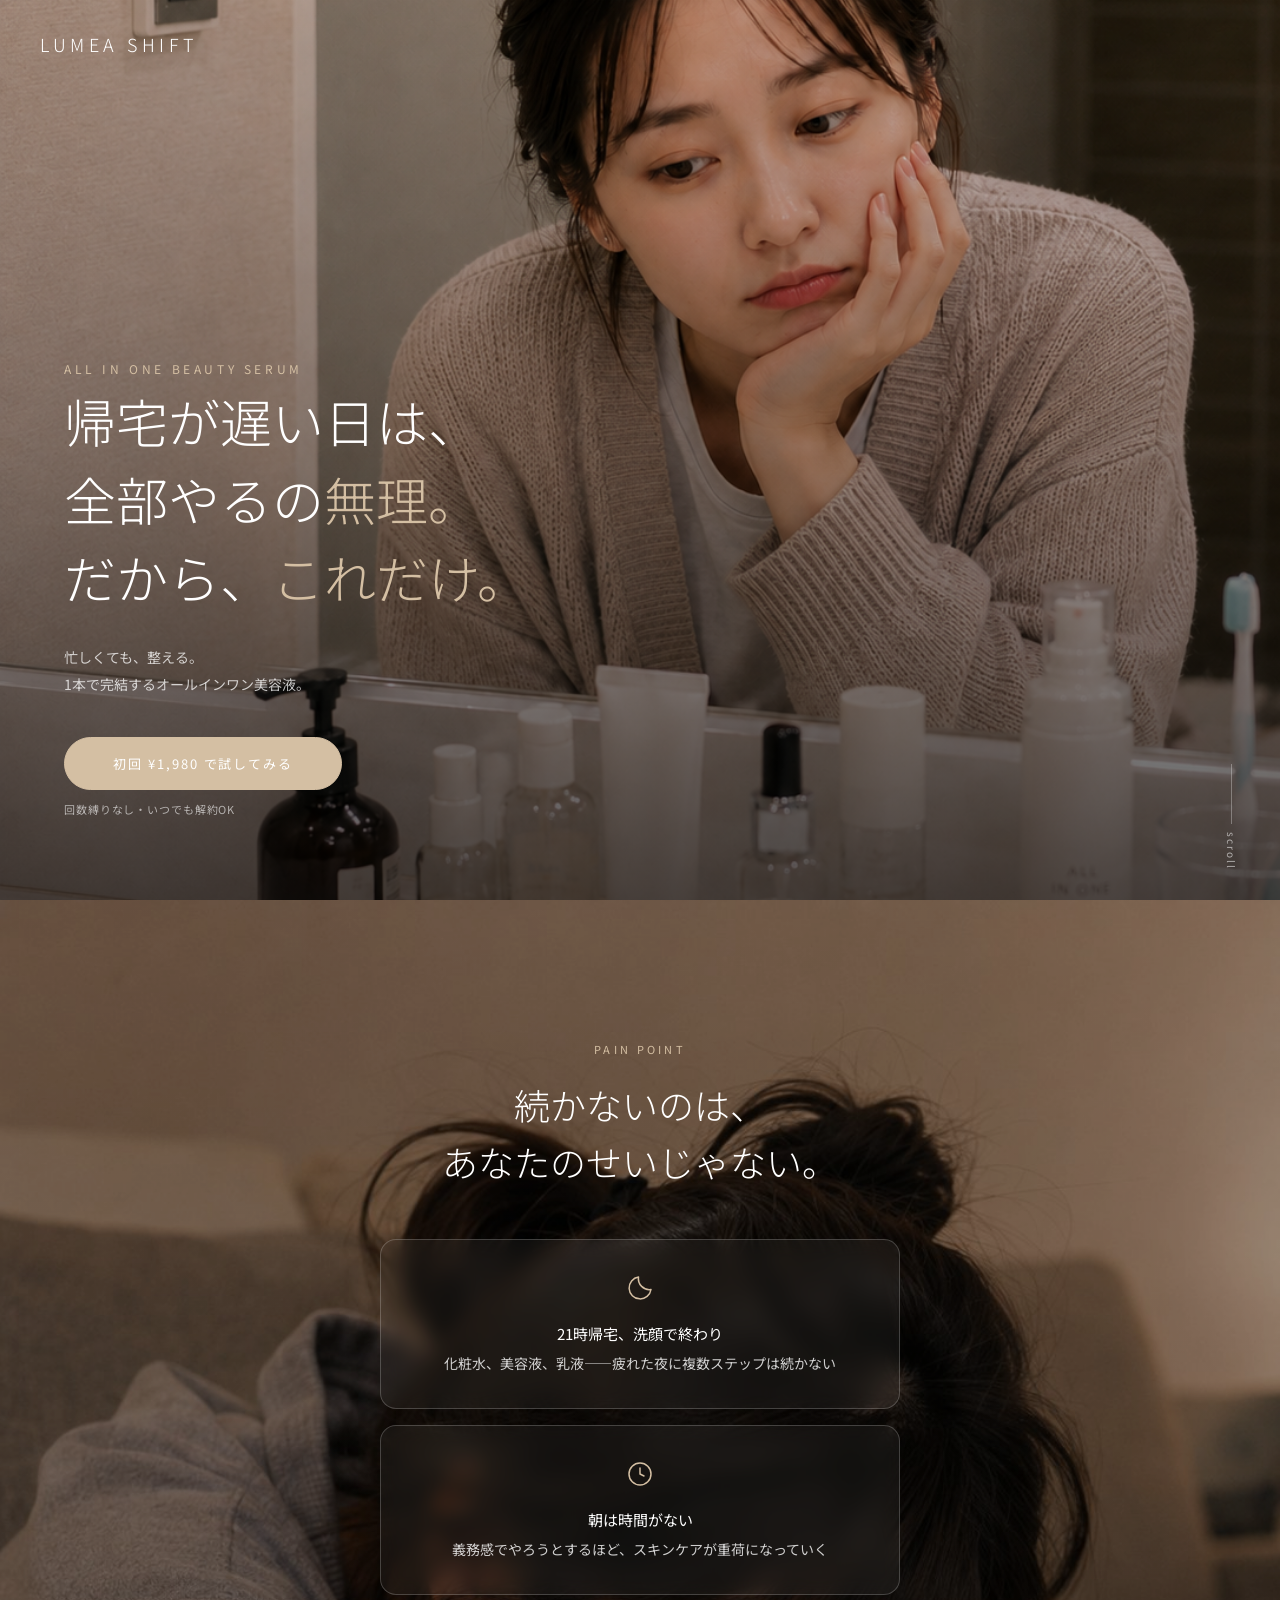
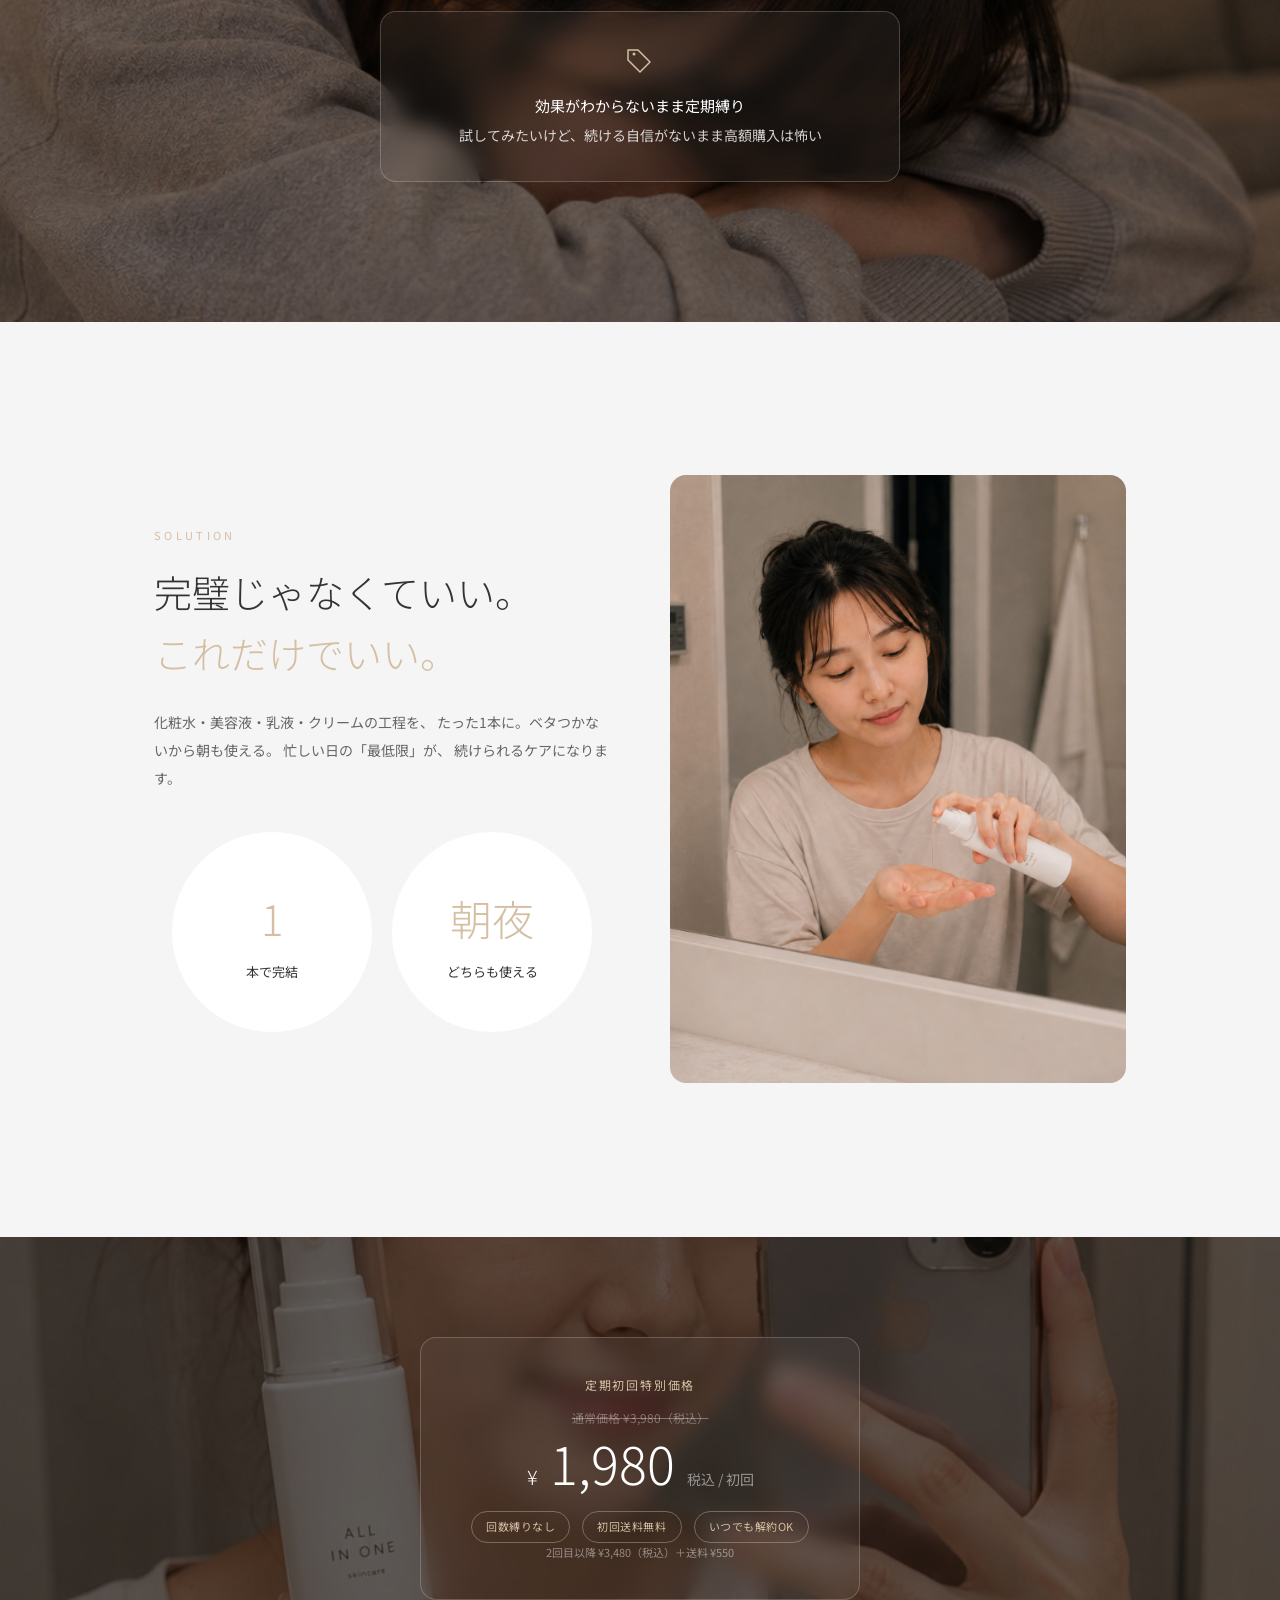
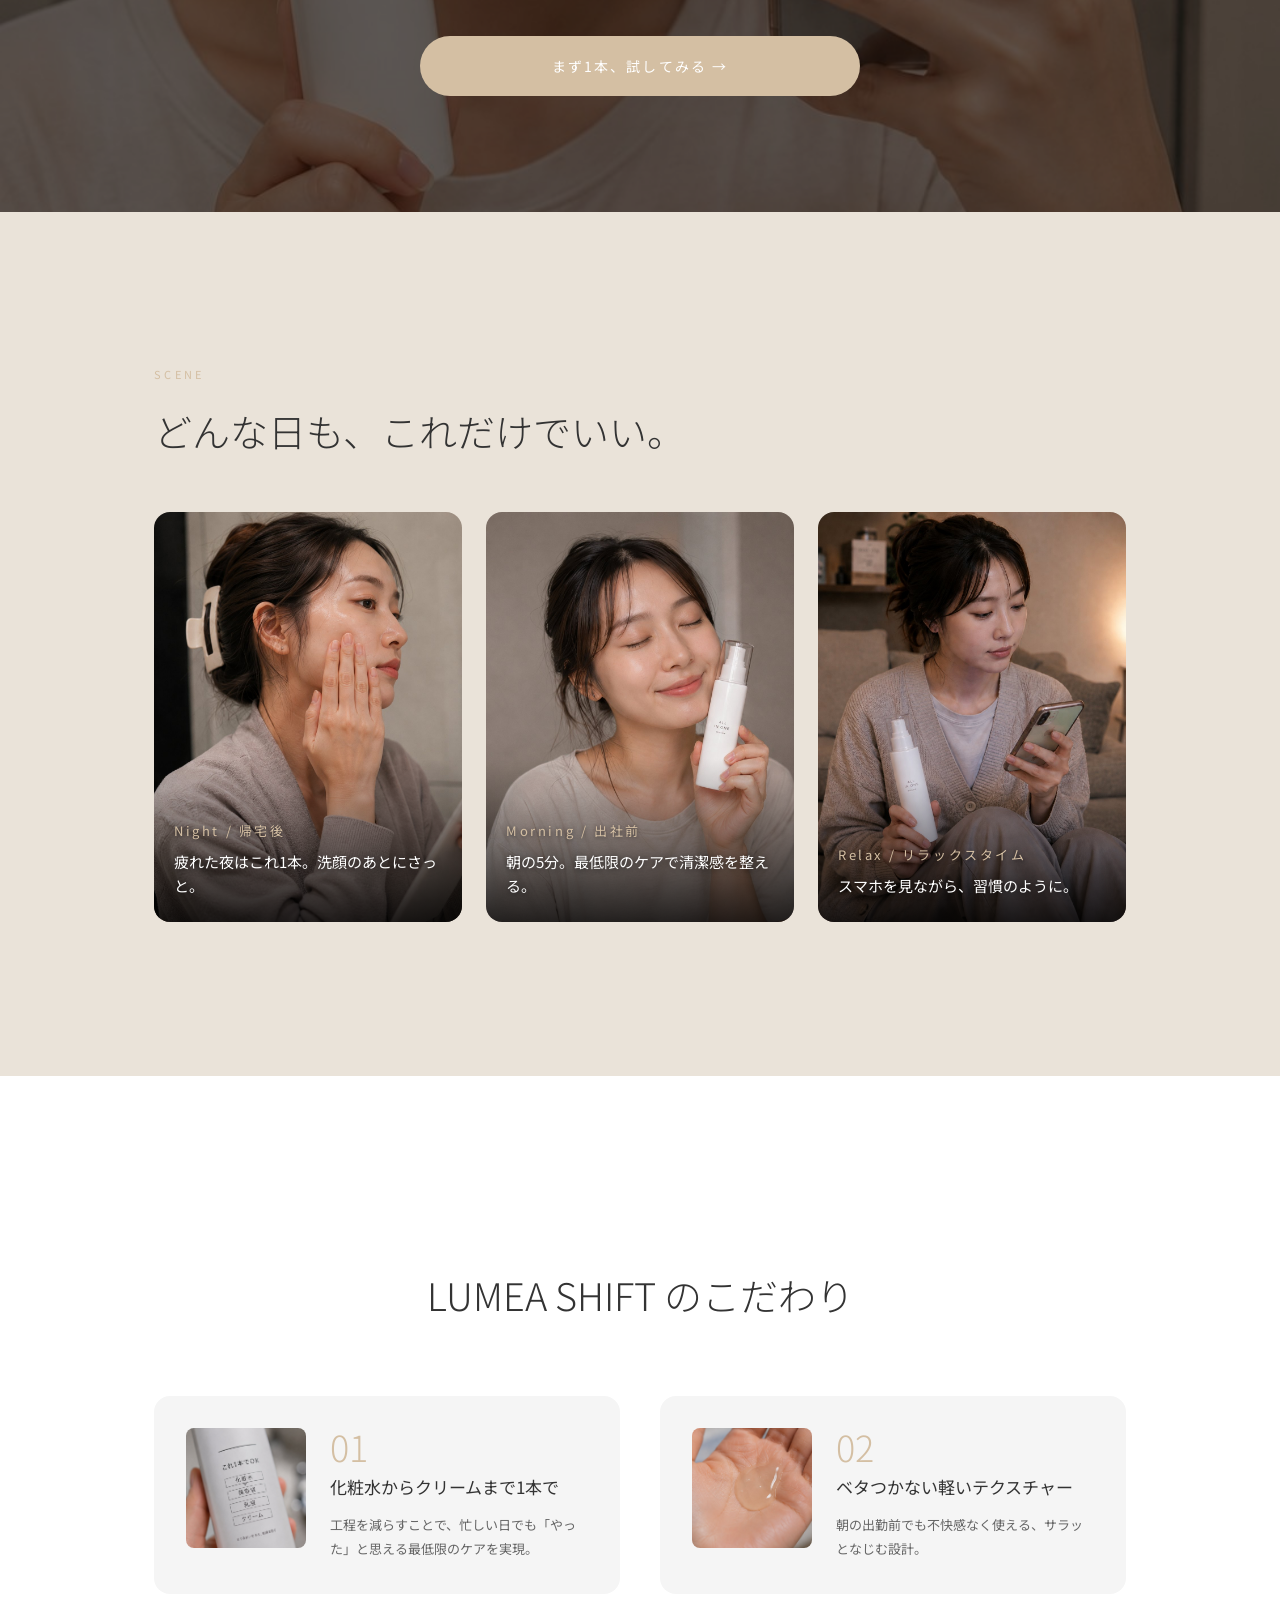
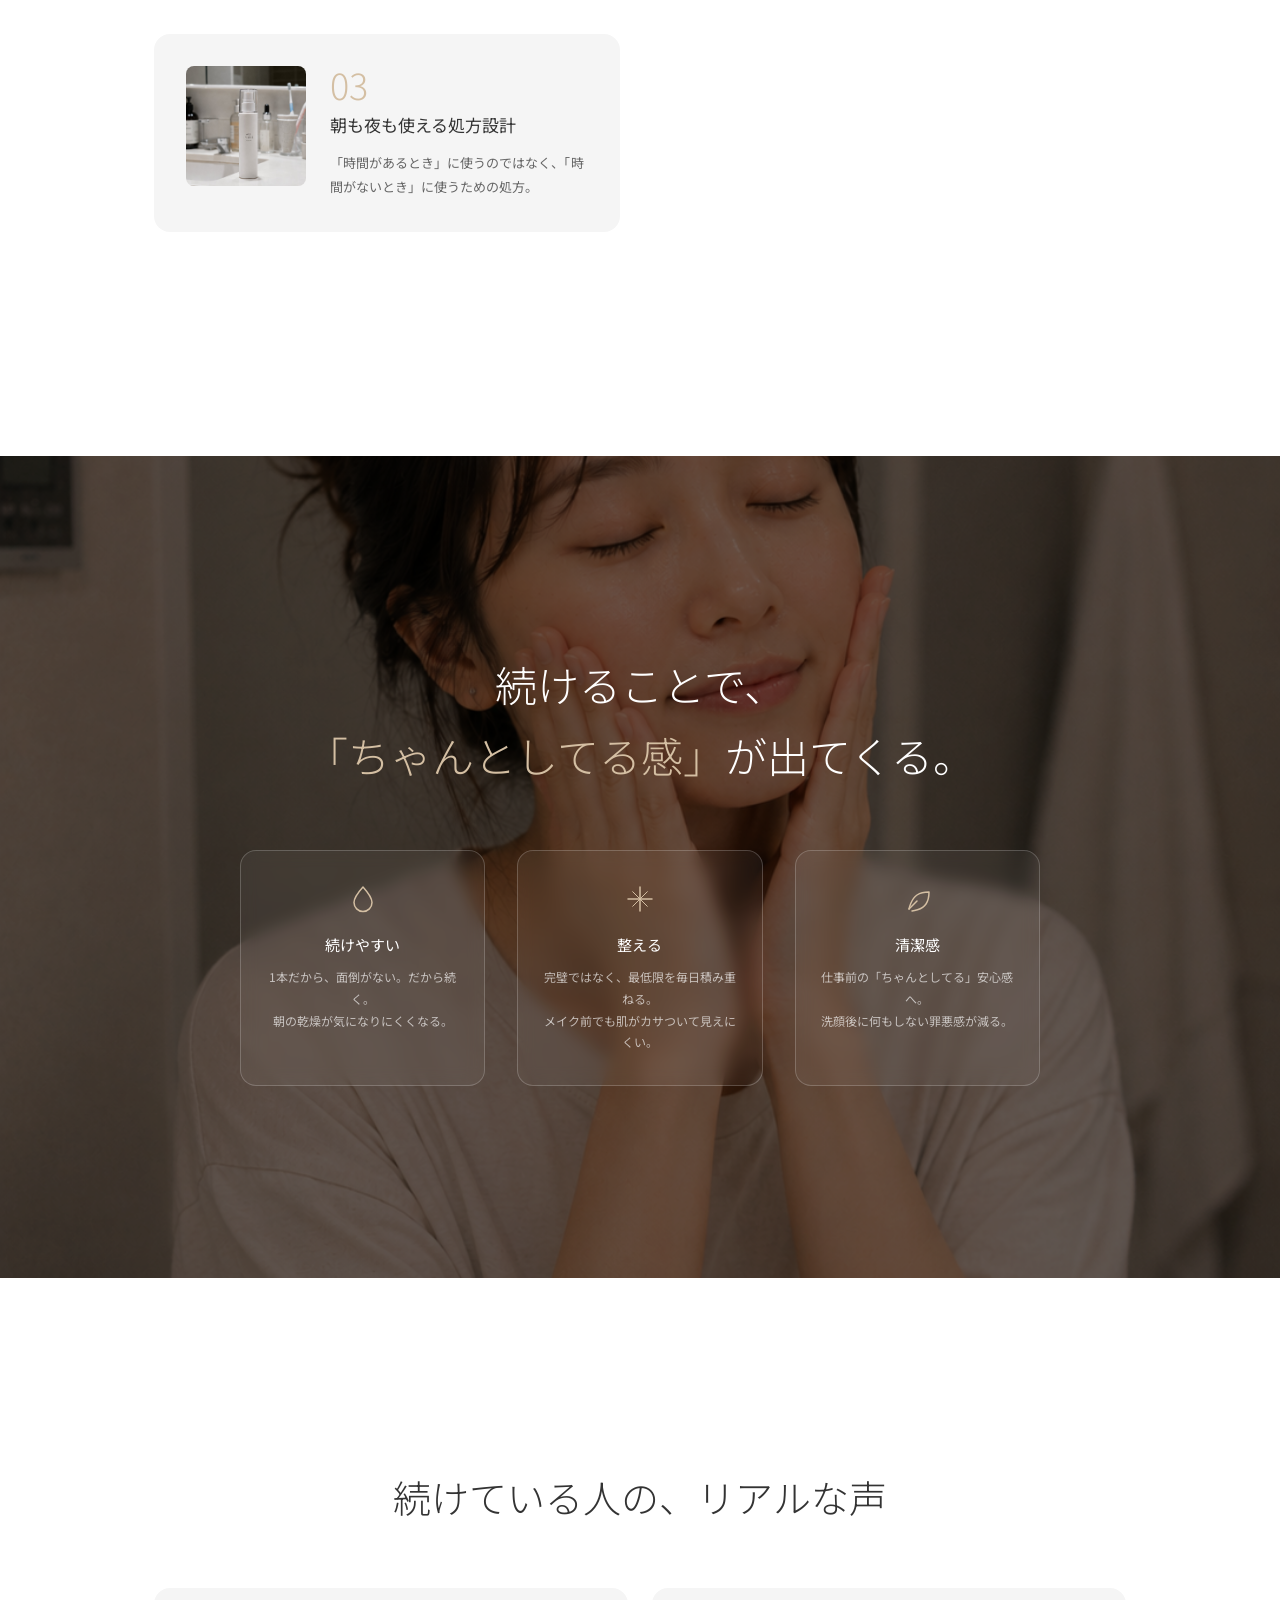
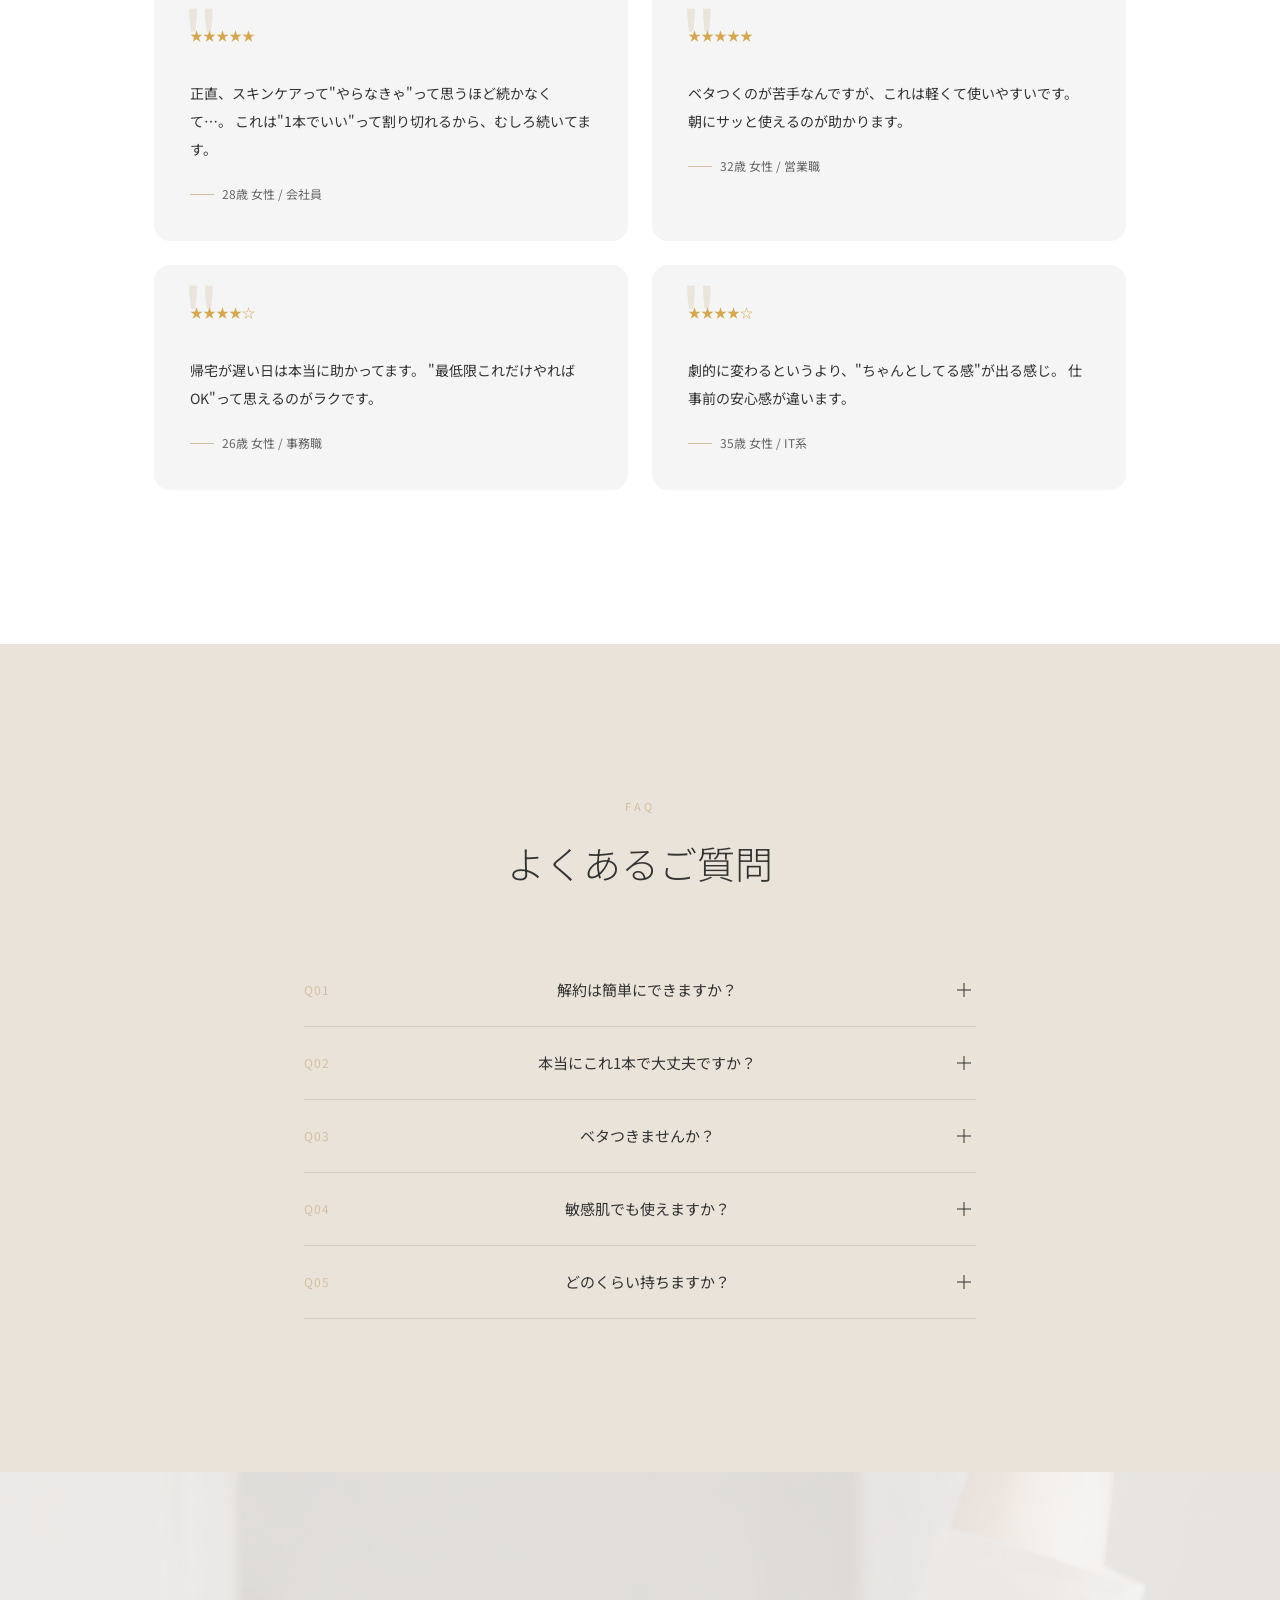
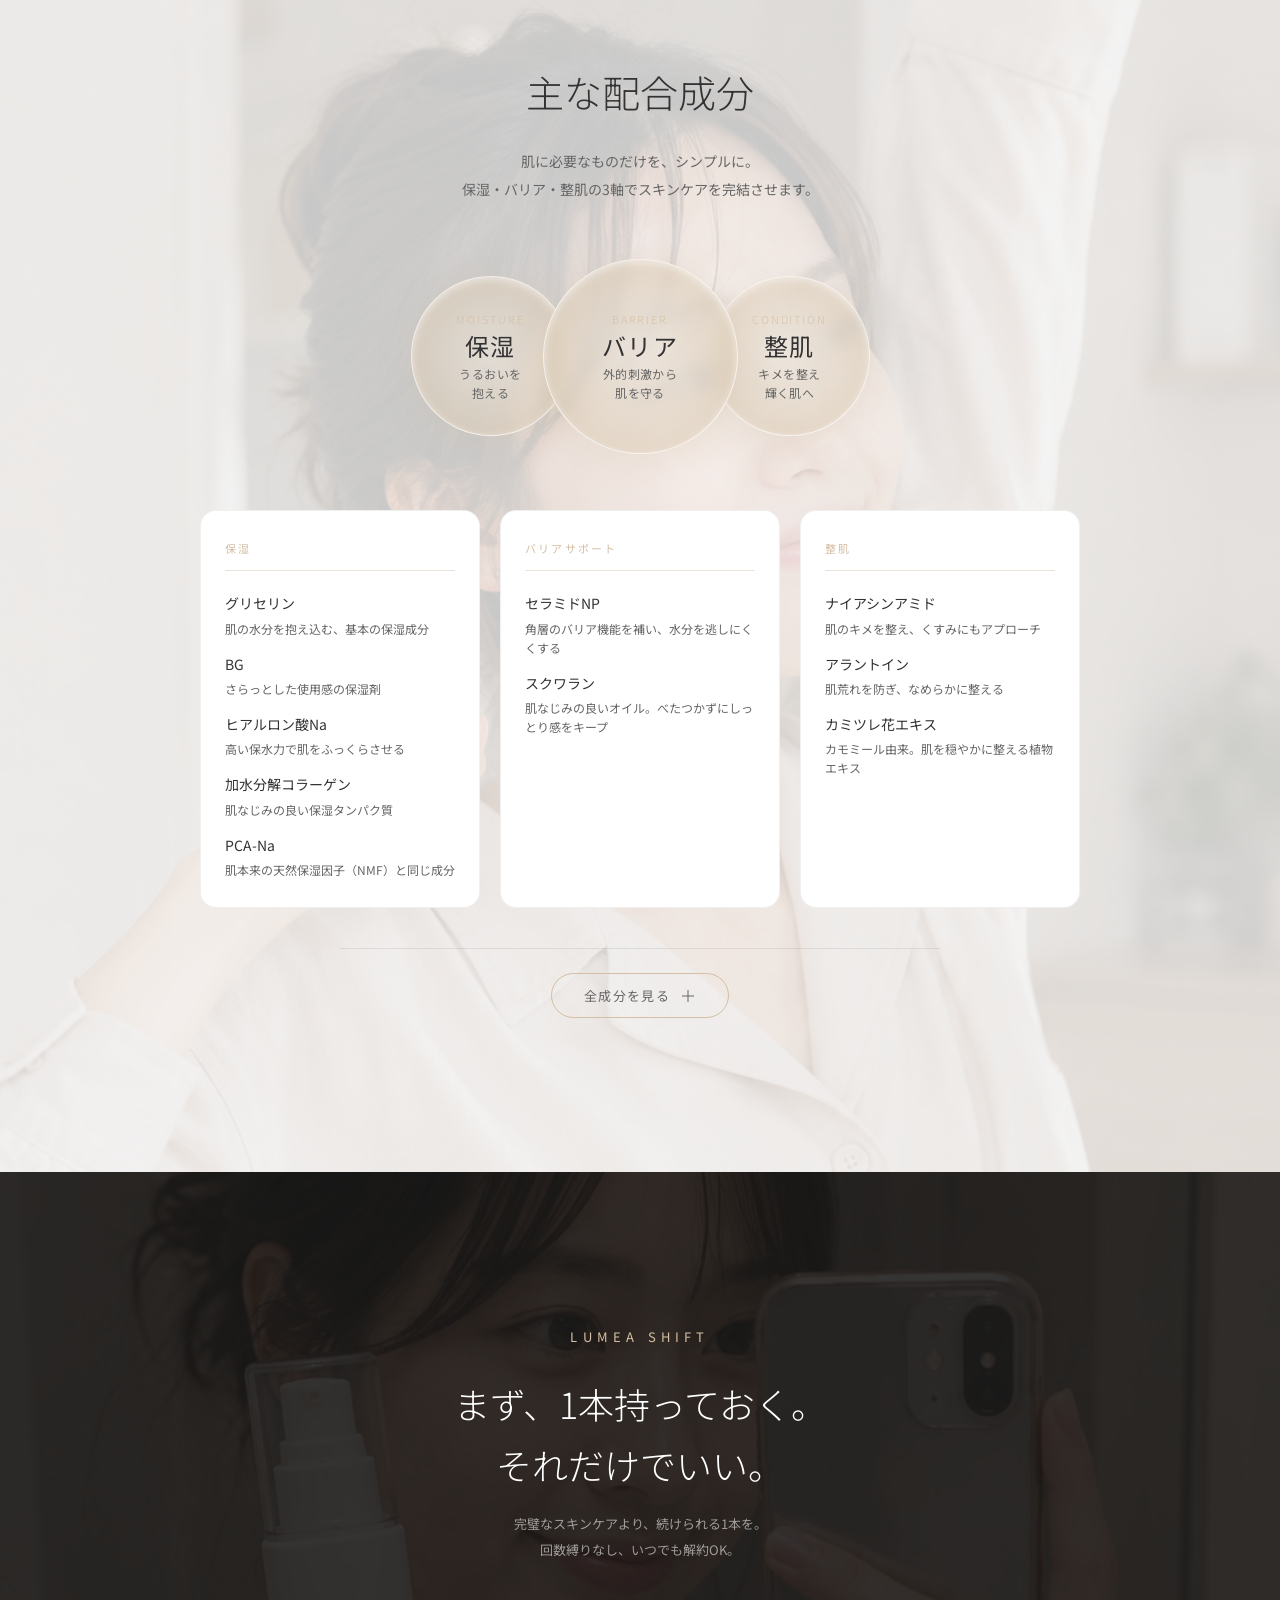
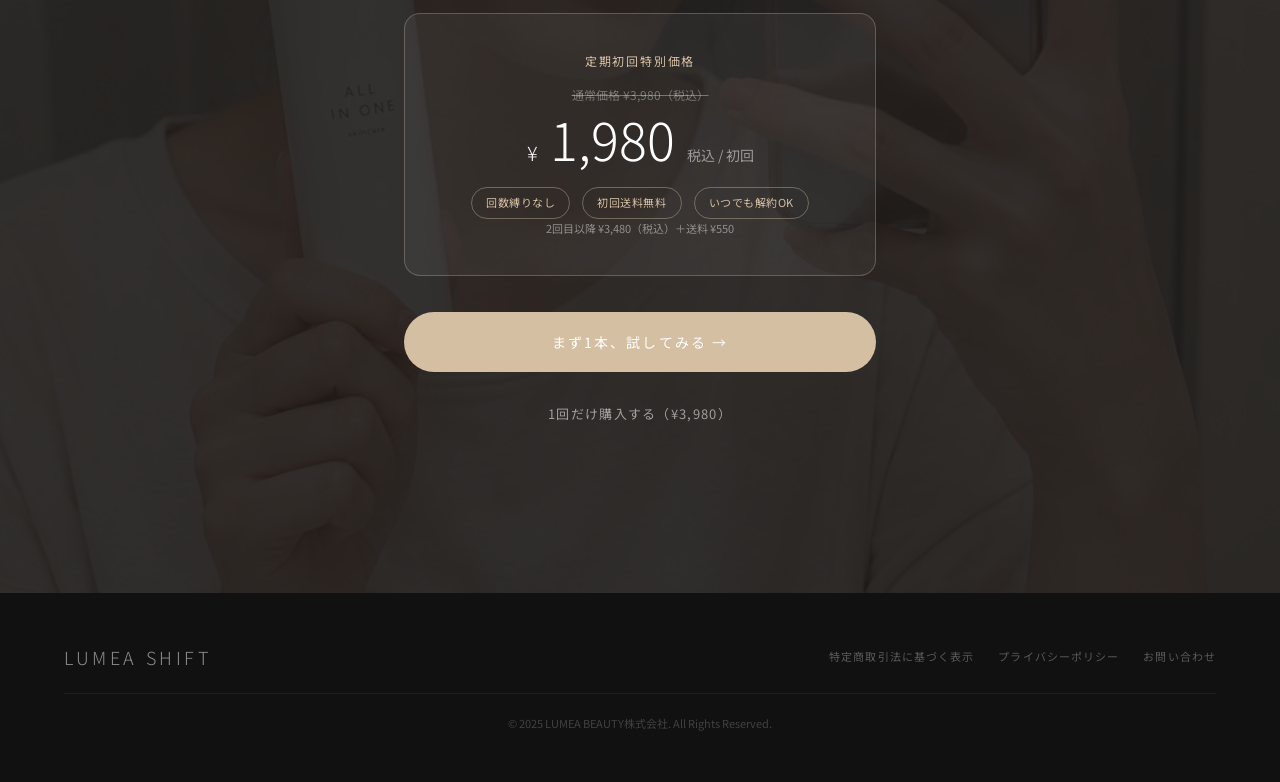
<file: index.html>
<!DOCTYPE html>
<html lang="ja">

<head>
  <meta charset="UTF-8">
  <meta name="viewport" content="width=device-width, initial-scale=1.0">

  <!-- =============================================
     SEO：タイトル・meta description・canonical
     ============================================= -->
  <title>LUMEA SHIFT | 忙しくても、整える。</title>
  <meta name="description" content="忙しい日でも続けられる、1本で完結するオールインワン美容液「LUMEA SHIFT」。化粧水・美容液・乳液・クリームを1本に凝縮。回数縛りなし、初回¥1,980。">
  <!-- canonical：自分の正式URLを指定（重複ページによるSEE評価の分散を防ぐ） -->
  <link rel="canonical" href="https://lumea-shift.jp/">

  <!-- =============================================
     ファビコン
     favicon.ico と apple-touch-icon.png を
     プロジェクトルートに配置してください
     ============================================= -->
  <link rel="icon" href="favicon.ico">
  <link rel="icon" type="image/png" sizes="32x32" href="favicon-32x32.png">
  <!-- apple-touch-icon：iPhoneでホーム画面に追加したときのアイコン（180×180px推奨） -->
  <link rel="apple-touch-icon" href="apple-touch-icon.png">

  <!-- =============================================
     OGP（Open Graph Protocol）
     SNSでシェアされたときのカード表示用
     ogp.jpg は 1200×630px で作成してください
     ============================================= -->
  <meta property="og:title" content="LUMEA SHIFT | 忙しくても、整える。">
  <meta property="og:description" content="1本で完結するオールインワン美容液。回数縛りなし、初回¥1,980。">
  <meta property="og:image" content="https://lumea-shift.jp/images/ogp.jpg">
  <meta property="og:url" content="https://lumea-shift.jp/">
  <meta property="og:type" content="website">
  <meta property="og:site_name" content="LUMEA SHIFT">
  <!-- Twitter（X）カード用 -->
  <meta name="twitter:card" content="summary_large_image">
  <meta name="twitter:image" content="https://lumea-shift.jp/images/ogp.jpg">

  <!-- =============================================
     Webフォント読み込み
     gstatic.com への preconnect を追加することで
     フォントファイルの取得が速くなる
     ============================================= -->
  <link rel="preconnect" href="https://fonts.googleapis.com">
  <link rel="preconnect" href="https://fonts.gstatic.com" crossorigin>
  <link
    href="https://fonts.googleapis.com/css2?family=Cormorant+Garamond:ital,wght@0,300;0,400;1,300;1,400&family=Noto+Sans+JP:wght@300;400&display=swap"
    rel="stylesheet">

  <link rel="stylesheet" href="style.css">
</head>

<body>

  <!-- ローディング画面 -->
  <div id="loading">
    <div class="loading-logo">LUMEA SHIFT</div>
    <div class="loading-sub">ALL IN ONE BEAUTY SERUM</div>
    <div class="loading-bar"></div>
  </div>

  <!-- ① FV（ファーストビュー） -->
  <!-- 背景に動画_2を使用：夜のベッドサイドシーン -->
  <section class="fv">
    <!-- poster：動画読み込み前・自動再生できない環境で表示されるサムネイル画像
       images/fv-poster.jpg を用意してください（FVのキービジュアル画像が最適） -->
    <video class="fv-video" autoplay muted loop playsinline poster="images/fv-poster.jpg">
      <source src="videos/video01.mp4" type="video/mp4">
    </video>
    <div class="fv-overlay"></div>

    <!-- FV左上ロゴ：position:absoluteでFV内に固定。スクロールでは追従しない -->
    <div class="fv-logo">LUMEA SHIFT</div>

    <div class="fv-content">
      <span class="fv-eyebrow">ALL IN ONE BEAUTY SERUM</span>
      <h1 class="fv-headline">
        帰宅が遅い日は、<br>
        全部やるの<em>無理。</em><br>
        だから、<em>これだけ。</em>
      </h1>
      <p class="fv-sub">
        忙しくても、整える。<br>
        1本で完結するオールインワン美容液。
      </p>
      <!-- background・borderはstyle.cssの.fv-btnで管理（インラインstyleを削除） -->
      <button onclick="openModal()" class="fv-btn">初回 ¥1,980 で試してみる</button>
      <!-- 【変更8】ボタン直下に安心テキストを追加（縛りへの恐怖を早期解消） -->
      <p class="fv-btn-note">回数縛りなし・いつでも解約OK</p>
    </div>
    <div class="fv-scroll">
      <div class="fv-scroll-line"></div>
      <span>scroll</span>
    </div>
  </section>

  <!-- ② 悩みセクション -->
  <!-- スクショ参考：背景画像の上にタイトル＋ガラスカード縦並び -->
  <section class="pain">

    <!-- 背景画像（benefitセクションと同じ構造） -->
    <img src="images/image01.png" alt="" class="pain-bg-img">
    <!-- 背景を暗くするオーバーレイ -->
    <div class="pain-overlay"></div>

    <div class="pain-inner">

      <!-- タイトルエリア：中央揃え -->
      <div class="pain-header">
        <span class="section-label reveal">Pain Point</span>
        <h2 class="pain-title reveal">
          続かないのは、<br>あなたのせいじゃない。
        </h2>
      </div>

      <!-- カード3枚：縦に並べる -->
      <div class="pain-cards">

        <div class="pain-card reveal">
          <!-- 月アイコン：夜・帰宅のイメージ -->
          <span class="pain-item-icon">
            <svg width="32" height="32" viewBox="0 0 32 32" fill="none" xmlns="http://www.w3.org/2000/svg">
              <path d="M27 17.5A11 11 0 0 1 14.5 5a11 11 0 1 0 12.5 12.5z" stroke="#D4BFA3" stroke-width="1.5"
                stroke-linecap="round" stroke-linejoin="round" />
            </svg>
          </span>
          <div class="pain-card-body">
            <strong>21時帰宅、洗顔で終わり</strong>
            化粧水、美容液、乳液——疲れた夜に複数ステップは続かない
          </div>
        </div>

        <div class="pain-card reveal reveal--delay-1">
          <!-- 時計アイコン：朝の忙しさのイメージ -->
          <span class="pain-item-icon">
            <svg width="32" height="32" viewBox="0 0 32 32" fill="none" xmlns="http://www.w3.org/2000/svg">
              <circle cx="16" cy="16" r="11" stroke="#D4BFA3" stroke-width="1.5" />
              <path d="M16 10v6l4 2" stroke="#D4BFA3" stroke-width="1.5" stroke-linecap="round"
                stroke-linejoin="round" />
            </svg>
          </span>
          <div class="pain-card-body">
            <strong>朝は時間がない</strong>
            義務感でやろうとするほど、スキンケアが重荷になっていく
          </div>
        </div>

        <div class="pain-card reveal reveal--delay-2">
          <!-- タグアイコン：縛り・価格のイメージ -->
          <span class="pain-item-icon">
            <svg width="32" height="32" viewBox="0 0 32 32" fill="none" xmlns="http://www.w3.org/2000/svg">
              <path d="M4 16V6h10l12 12-10 10L4 16z" stroke="#D4BFA3" stroke-width="1.5" stroke-linecap="round"
                stroke-linejoin="round" />
              <circle cx="10" cy="10" r="1.5" fill="#D4BFA3" />
            </svg>
          </span>
          <div class="pain-card-body">
            <strong>効果がわからないまま定期縛り</strong>
            試してみたいけど、続ける自信がないまま高額購入は怖い
          </div>
        </div>

      </div>
    </div>
  </section>

  <!-- ③ 解決セクション -->
  <!-- 動画_1を使用：洗面台での使用シーン -->
  <section class="solution">
    <div class="solution-inner">
      <div class="solution-grid">
        <div>
          <span class="section-label reveal">Solution</span>
          <h2 class="section-title reveal">
            完璧じゃなくていい。<br>
            <em style="font-style: normal; color: var(--accent);">これだけでいい。</em>
          </h2>
          <p class="section-body reveal">
            化粧水・美容液・乳液・クリームの工程を、
            たった1本に。ベタつかないから朝も使える。
            忙しい日の「最低限」が、
            続けられるケアになります。
          </p>
          <div style="margin-top: 40px; display: flex; gap: 20px; justify-content: center;">
            <div class="reveal" style="
              width: clamp(140px, 18vw, 200px);
              height: clamp(140px, 18vw, 200px);
              border-radius: 50%;
              background: white;
              display: flex; flex-direction: column;
              align-items: center; justify-content: center;
              flex-shrink: 0;
              text-align: center;">
              <div
                style="font-family: var(--font-en); font-size: clamp(28px, 4vw, 42px); font-weight: 300; color: var(--accent);">
                1</div>
              <div style="font-size: 13px; margin-top: 4px;">本で完結</div>
            </div>
            <div class="reveal reveal--delay-1" style="
              width: clamp(140px, 18vw, 200px);
              height: clamp(140px, 18vw, 200px);
              border-radius: 50%;
              background: white;
              display: flex; flex-direction: column;
              align-items: center; justify-content: center;
              flex-shrink: 0;
              text-align: center;">
              <div
                style="font-family: var(--font-en); font-size: clamp(28px, 4vw, 42px); font-weight: 300; color: var(--accent);">
                朝夜</div>
              <div style="font-size: 13px; margin-top: 4px;">どちらも使える</div>
            </div>
          </div>
        </div>
        <div class="solution-video-wrap reveal-right">
          <video class="solution-video" autoplay muted loop playsinline poster="images/solution-poster.jpg">
            <source src="videos/video02.mp4" type="video/mp4">
          </video>
        </div>
      </div>
    </div>
  </section>

  <!-- 【変更9】安心バー：③解決セクションの直後に挿入 -->
  <section class="trust-bar">
    <img src="images/image09.png" alt="" class="trust-bar-bg-img">
    <div class="trust-bar-overlay"></div>
    <div class="trust-bar-inner">

      <!-- pain-cardと同じガラスカード -->
      <div class="trust-bar-card reveal">
        <span class="cta-price-label">定期初回特別価格</span>
        <div class="cta-price-regular">通常価格 ¥3,980（税込）</div>
        <div class="cta-price-row">
          <span class="cta-price-yen">¥</span>
          <span class="cta-price-main">1,980</span>
          <span style="font-size: 14px; color: rgba(255,255,255,0.5);">税込 / 初回</span>
        </div>
        <div class="cta-badges">
          <span class="cta-badge">回数縛りなし</span>
          <span class="cta-badge">初回送料無料</span>
          <span class="cta-badge">いつでも解約OK</span>
        </div>
        <div class="cta-price-note">2回目以降 ¥3,480（税込）＋送料 ¥550</div>
      </div>

      <button onclick="openModal()" class="cta-btn reveal" style="cursor:pointer; border:none; width:100%;">まず1本、試してみる →</button>

    </div>
  </section>

  <!-- 【変更10】④ 使用シーンセクション（商品説明と順番を入れ替え：体験共感→理由の流れに） -->
  <section class="scene">
    <div class="scene-inner">
      <div class="scene-header">
        <span class="section-label reveal">Scene</span>
        <h2 class="section-title reveal">どんな日も、これだけでいい。</h2>
      </div>
      <div class="scene-grid">
        <div class="scene-card reveal">
          <img src="images/image06.png" alt="夜帰宅後" class="scene-card-img">
          <div class="scene-card-label">
            <span class="scene-card-time">Night / 帰宅後</span>
            <p class="scene-card-text">疲れた夜はこれ1本。洗顔のあとにさっと。</p>
          </div>
        </div>
        <div class="scene-card reveal reveal--delay-1">
          <img src="images/image07.png" alt="朝の使用" class="scene-card-img">
          <div class="scene-card-label">
            <span class="scene-card-time">Morning / 出社前</span>
            <p class="scene-card-text">朝の5分。最低限のケアで清潔感を整える。</p>
          </div>
        </div>
        <div class="scene-card reveal reveal--delay-2">
          <img src="images/image08.png" alt="リラックスタイム" class="scene-card-img">
          <div class="scene-card-label">
            <span class="scene-card-time">Relax / リラックスタイム</span>
            <p class="scene-card-text">スマホを見ながら、習慣のように。</p>
          </div>
        </div>
      </div>
    </div>
  </section>

  <!-- 【変更10】⑤ 商品説明セクション（使用シーンの後に移動） -->
  <section class="product">
    <div class="product-inner">
      <div class="product-header">
        <span class="section-label reveal">Product</span>
        <h2 class="section-title reveal">LUMEA SHIFT のこだわり</h2>
      </div>
      <div class="product-features">
        <!-- 特徴1：1本で完結 -->
        <div class="feature-card reveal">
          <img src="images/image02.png" alt="1本でOK" class="feature-img">
          <div class="feature-info">
            <div class="feature-num">01</div>
            <h3>化粧水からクリームまで1本で</h3>
            <p>工程を減らすことで、忙しい日でも「やった」と思える最低限のケアを実現。</p>
          </div>
        </div>
        <!-- 特徴2：テクスチャー -->
        <div class="feature-card reveal reveal--delay-1">
          <img src="images/image03.png" alt="なめらかなテクスチャー" class="feature-img">
          <div class="feature-info">
            <div class="feature-num">02</div>
            <h3>ベタつかない軽いテクスチャー</h3>
            <p>朝の出勤前でも不快感なく使える、サラッとなじむ設計。</p>
          </div>
        </div>
        <!-- 特徴3：朝夜 -->
        <div class="feature-card reveal reveal--delay-2">
          <img src="images/image04.png" alt="朝の使用" class="feature-img">
          <div class="feature-info">
            <div class="feature-num">03</div>
            <h3>朝も夜も使える処方設計</h3>
            <p>「時間があるとき」に使うのではなく、「時間がないとき」に使うための処方。</p>
          </div>
        </div>
        <!-- 【変更11】特徴4（男女兼用）は削除済み（スクロール疲れ軽減のため） -->
      </div>
    </div>
  </section>

  <!-- ⑥ ベネフィットセクション -->
  <!-- 動画_3を背景に使用 -->
  <section class="benefit">
    <video class="benefit-video" autoplay muted loop playsinline poster="images/benefit-poster.jpg">
      <source src="videos/video03.mp4" type="video/mp4">
    </video>
    <div class="benefit-overlay"></div>
    <div class="benefit-inner">
      <h2 class="benefit-title reveal">
        続けることで、<br>
        <em>「ちゃんとしてる感」</em>が出てくる。
      </h2>
      <div class="benefit-points">
        <div class="benefit-point reveal">
          <!-- 水滴アイコン：うるおい・続けやすさのイメージ -->
          <span class="benefit-point-icon">
            <svg width="32" height="32" viewBox="0 0 32 32" fill="none" xmlns="http://www.w3.org/2000/svg">
              <path d="M16 4C16 4 7 14 7 19.5a9 9 0 0 0 18 0C25 14 16 4 16 4z" stroke="#D4BFA3" stroke-width="1.5"
                stroke-linecap="round" stroke-linejoin="round" />
            </svg>
          </span>
          <h3>続けやすい</h3>
          <!-- 【変更12】体感変化の一文を追加（購入動機・変化期待の強化） -->
          <p>1本だから、面倒がない。だから続く。<br>
            朝の乾燥が気になりにくくなる。</p>
        </div>
        <div class="benefit-point reveal reveal--delay-1">
          <!-- スパークアイコン：整える・輝きのイメージ -->
          <span class="benefit-point-icon">
            <svg width="32" height="32" viewBox="0 0 32 32" fill="none" xmlns="http://www.w3.org/2000/svg">
              <path d="M16 4v24M4 16h24" stroke="#D4BFA3" stroke-width="1.5" stroke-linecap="round" />
              <path d="M8.7 8.7l14.6 14.6M23.3 8.7L8.7 23.3" stroke="#D4BFA3" stroke-width="1" stroke-linecap="round" />
            </svg>
          </span>
          <h3>整える</h3>
          <!-- 【変更12】体感変化の一文を追加 -->
          <p>完璧ではなく、最低限を毎日積み重ねる。<br>
            メイク前でも肌がカサついて見えにくい。</p>
        </div>
        <div class="benefit-point reveal reveal--delay-2">
          <!-- 葉アイコン：清潔感・ナチュラルのイメージ -->
          <span class="benefit-point-icon">
            <svg width="32" height="32" viewBox="0 0 32 32" fill="none" xmlns="http://www.w3.org/2000/svg">
              <path d="M8 26c0 0 2-10 8-14 4-2.7 10-3 12-3 0 2-.3 8-3 12-4 6-14 7-14 7" stroke="#D4BFA3"
                stroke-width="1.5" stroke-linecap="round" stroke-linejoin="round" />
              <path d="M8 26c4-4 8-8 8-8" stroke="#D4BFA3" stroke-width="1.5" stroke-linecap="round" />
            </svg>
          </span>
          <h3>清潔感</h3>
          <!-- 【変更12】体感変化の一文を追加 -->
          <p>仕事前の「ちゃんとしてる」安心感へ。<br>
            洗顔後に何もしない罪悪感が減る。</p>
        </div>
      </div>
    </div>
  </section>

  <!-- ⑦ お客様の声 -->
  <section class="reviews">
    <div class="reviews-inner">
      <div class="reviews-header">
        <span class="section-label reveal">Voice</span>
        <h2 class="section-title reveal">続けている人の、リアルな声</h2>
      </div>
      <div class="reviews-grid">
        <div class="review-card reveal">
          <div class="review-stars">★★★★★</div>
          <p class="review-text">
            正直、スキンケアって"やらなきゃ"って思うほど続かなくて…。
            これは"1本でいい"って割り切れるから、むしろ続いてます。
          </p>
          <div class="review-author">28歳 女性 / 会社員</div>
        </div>
        <div class="review-card reveal reveal--delay-1">
          <div class="review-stars">★★★★★</div>
          <p class="review-text">
            ベタつくのが苦手なんですが、これは軽くて使いやすいです。
            朝にサッと使えるのが助かります。
          </p>
          <div class="review-author">32歳 女性 / 営業職</div>
        </div>
        <div class="review-card reveal reveal--delay-2">
          <div class="review-stars">★★★★☆</div>
          <p class="review-text">
            帰宅が遅い日は本当に助かってます。
            "最低限これだけやればOK"って思えるのがラクです。
          </p>
          <div class="review-author">26歳 女性 / 事務職</div>
        </div>
        <div class="review-card reveal reveal--delay-3">
          <div class="review-stars">★★★★☆</div>
          <p class="review-text">
            劇的に変わるというより、"ちゃんとしてる感"が出る感じ。
            仕事前の安心感が違います。
          </p>
          <div class="review-author">35歳 女性 / IT系</div>
        </div>
      </div>
    </div>
  </section>

  <!-- ⑧ FAQセクション -->
  <section class="faq">
    <div class="faq-inner">
      <div class="faq-header">
        <span class="section-label reveal">FAQ</span>
        <h2 class="section-title reveal">よくあるご質問</h2>
      </div>
      <div class="faq-list">
        <!-- 【変更13】Q01：解約を最初に（最大の不安を先に解消） -->
        <div class="faq-item">
          <div class="faq-q" onclick="toggleFaq(this)">
            <span class="faq-q-num">Q01</span>
            <span class="faq-q-text">解約は簡単にできますか？</span>
            <span class="faq-icon"></span>
          </div>
          <div class="faq-a">
            <div class="faq-a-inner">はい。次回発送の5日前までにご連絡いただければ可能です。回数縛りはありません。</div>
          </div>
        </div>
        <!-- 【変更13】Q02：旧Q01（1本で大丈夫？） -->
        <div class="faq-item">
          <div class="faq-q" onclick="toggleFaq(this)">
            <span class="faq-q-num">Q02</span>
            <span class="faq-q-text">本当にこれ1本で大丈夫ですか？</span>
            <span class="faq-icon"></span>
          </div>
          <div class="faq-a">
            <div class="faq-a-inner">スキンケアを"完璧にする"というより、「何もしないより整える」ことを目的としています。忙しい日のベースケアとしてご利用ください。</div>
          </div>
        </div>
        <!-- 【変更13】Q03：旧Q02（ベタつく？） -->
        <div class="faq-item">
          <div class="faq-q" onclick="toggleFaq(this)">
            <span class="faq-q-num">Q03</span>
            <span class="faq-q-text">ベタつきませんか？</span>
            <span class="faq-icon"></span>
          </div>
          <div class="faq-a">
            <div class="faq-a-inner">軽めのテクスチャで、肌なじみの良い設計です。朝の使用でも不快感が出にくい仕様です。</div>
          </div>
        </div>
        <div class="faq-item">
          <div class="faq-q" onclick="toggleFaq(this)">
            <span class="faq-q-num">Q04</span>
            <span class="faq-q-text">敏感肌でも使えますか？</span>
            <span class="faq-icon"></span>
          </div>
          <div class="faq-a">
            <div class="faq-a-inner">シンプルな処方設計を意識しています。ご心配な場合はパッチテストを推奨します。</div>
          </div>
        </div>
        <div class="faq-item">
          <div class="faq-q" onclick="toggleFaq(this)">
            <span class="faq-q-num">Q05</span>
            <span class="faq-q-text">どのくらい持ちますか？</span>
            <span class="faq-icon"></span>
          </div>
          <div class="faq-a">
            <div class="faq-a-inner">1日1〜2回の使用で、約1ヶ月分を目安としています。</div>
          </div>
        </div>
      </div>
    </div>
  </section>

  <!-- ⑨ 成分セクション -->
  <section class="ingredients">

    <!-- 背景画像：痛みセクション・CTAと同じ構造で追加 -->
    <!-- images/ フォルダに ChatGPT_Image_2026年5月24日_18_22_51.png を配置し、
         ファイル名を ingredients-bg.png などにリネームしてご利用ください -->
    <img src="images/ingredients-bg.png" alt="" class="ingredients-bg-img">
    <!-- 背景を明るく保つオーバーレイ（白ベースで半透明） -->
    <div class="ingredients-overlay"></div>

    <div class="ingredients-inner">

      <div class="ingredients-header">
        <span class="section-label reveal">Ingredients</span>
        <h2 class="section-title reveal">主な配合成分</h2>
        <p class="ingredients-lead reveal">
          肌に必要なものだけを、シンプルに。<br>
          保湿・バリア・整肌の3軸でスキンケアを完結させます。
        </p>
      </div>

      <!-- ★ 3軸バブルビジュアル（参考画像のような丸いモチーフ） -->
      <!-- CSSだけで水玉を描画しています。画像は不要です。 -->
      <div class="ing-bubbles reveal">

        <!-- 保湿バブル -->
        <div class="ing-bubble ing-bubble--1">
          <div class="ing-bubble-inner">
            <span class="ing-bubble-en">Moisture</span>
            <span class="ing-bubble-ja">保湿</span>
            <span class="ing-bubble-desc">うるおいを<br>抱える</span>
          </div>
        </div>

        <!-- バリアサポートバブル（少し大きめ・中央） -->
        <div class="ing-bubble ing-bubble--2">
          <div class="ing-bubble-inner">
            <span class="ing-bubble-en">Barrier</span>
            <span class="ing-bubble-ja">バリア</span>
            <span class="ing-bubble-desc">外的刺激から<br>肌を守る</span>
          </div>
        </div>

        <!-- 整肌バブル -->
        <div class="ing-bubble ing-bubble--3">
          <div class="ing-bubble-inner">
            <span class="ing-bubble-en">Condition</span>
            <span class="ing-bubble-ja">整肌</span>
            <span class="ing-bubble-desc">キメを整え<br>輝く肌へ</span>
          </div>
        </div>

      </div><!-- /.ing-bubbles -->

      <!-- 成分グループ：効能カテゴリ別に3枚のカードで表示 -->
      <div class="ingredients-grid">

        <!-- 保湿グループ -->
        <div class="ingredients-card reveal">
          <div class="ingredients-card-label">保湿</div>
          <ul class="ingredients-list">
            <li>
              <span class="ing-name">グリセリン</span>
              <span class="ing-desc">肌の水分を抱え込む、基本の保湿成分</span>
            </li>
            <li>
              <span class="ing-name">BG</span>
              <span class="ing-desc">さらっとした使用感の保湿剤</span>
            </li>
            <li>
              <span class="ing-name">ヒアルロン酸Na</span>
              <span class="ing-desc">高い保水力で肌をふっくらさせる</span>
            </li>
            <li>
              <span class="ing-name">加水分解コラーゲン</span>
              <span class="ing-desc">肌なじみの良い保湿タンパク質</span>
            </li>
            <li>
              <span class="ing-name">PCA-Na</span>
              <span class="ing-desc">肌本来の天然保湿因子（NMF）と同じ成分</span>
            </li>
          </ul>
        </div>

        <!-- バリアサポートグループ -->
        <div class="ingredients-card reveal reveal--delay-1">
          <div class="ingredients-card-label">バリアサポート</div>
          <ul class="ingredients-list">
            <li>
              <span class="ing-name">セラミドNP</span>
              <span class="ing-desc">角層のバリア機能を補い、水分を逃しにくくする</span>
            </li>
            <li>
              <span class="ing-name">スクワラン</span>
              <span class="ing-desc">肌なじみの良いオイル。べたつかずにしっとり感をキープ</span>
            </li>
          </ul>
        </div>

        <!-- 整肌グループ -->
        <div class="ingredients-card reveal reveal--delay-2">
          <div class="ingredients-card-label">整肌</div>
          <ul class="ingredients-list">
            <li>
              <span class="ing-name">ナイアシンアミド</span>
              <span class="ing-desc">肌のキメを整え、くすみにもアプローチ</span>
            </li>
            <li>
              <span class="ing-name">アラントイン</span>
              <span class="ing-desc">肌荒れを防ぎ、なめらかに整える</span>
            </li>
            <li>
              <span class="ing-name">カミツレ花エキス</span>
              <span class="ing-desc">カモミール由来。肌を穏やかに整える植物エキス</span>
            </li>
          </ul>
        </div>

      </div><!-- /.ingredients-grid -->

      <!-- 全成分：アコーディオンで展開 -->
      <div class="ingredients-all reveal">
        <button class="ingredients-all-btn" onclick="toggleIngredients(this)">
          全成分を見る
          <span class="ingredients-all-icon"></span>
        </button>
        <div class="ingredients-all-body">
          <p class="ingredients-all-text">
            水、グリセリン、BG、ヒアルロン酸Na、加水分解コラーゲン、セラミドNP、
            ナイアシンアミド、アラントイン、カミツレ花エキス、PCA-Na、スクワラン、
            フェノキシエタノール
          </p>
          <p class="ingredients-all-note">
            ※上記は主な配合成分のイメージです。実際の全成分表示は製品パッケージをご確認ください。
          </p>
        </div>
      </div>

    </div>
  </section>

  <!-- ⑩ CTAセクション（購入） -->
  <section class="cta" id="cta">
    <img src="images/image09.png" alt="" class="cta-bg-img">
    <div class="cta-inner">
      <span class="cta-brand reveal">LUMEA SHIFT</span>
      <h2 class="cta-headline reveal">
        まず、1本持っておく。<br>
        それだけでいい。
      </h2>
      <p class="cta-sub reveal">
        完璧なスキンケアより、続けられる1本を。<br>
        回数縛りなし、いつでも解約OK。
      </p>
      <div class="cta-price-box reveal">
        <span class="cta-price-label">定期初回特別価格</span>
        <div class="cta-price-regular">通常価格 ¥3,980（税込）</div>
        <div class="cta-price-row">
          <span class="cta-price-yen">¥</span>
          <span class="cta-price-main">1,980</span>
          <span style="font-size: 14px; color: rgba(255,255,255,0.5);">税込 / 初回</span>
        </div>
        <!-- 【変更14】バッジを先に、price-noteを後に（CV直前の不安排除） -->
        <div class="cta-badges">
          <span class="cta-badge">回数縛りなし</span>
          <span class="cta-badge">初回送料無料</span>
          <span class="cta-badge">いつでも解約OK</span>
        </div>
        <div class="cta-price-note">2回目以降 ¥3,480（税込）＋送料 ¥550</div>
      </div>
      <!-- ボタンクリックでお問い合わせモーダルを開く -->
      <!-- onclick="openModal()" → script.js の openModal 関数を呼び出す -->
      <button onclick="openModal()" class="cta-btn reveal" style="cursor:pointer; border:none; width:100%;">まず1本、試してみる →</button>
      <button onclick="openModal()" class="cta-btn-sub reveal" style="cursor:pointer; border:none; width:100%; background:none;">1回だけ購入する（¥3,980）</button>
    </div>
  </section>

  <!-- スマホ固定CTAバー（480px以下のみ表示） -->
  <div class="sticky-cta" id="stickyCta">
    <button onclick="openModal()" class="sticky-cta-btn" style="cursor:pointer; border:none; width:100%; background:none;">まず1本、試してみる →</button>
    <p class="sticky-cta-note">初回 ¥1,980・回数縛りなし・いつでも解約OK</p>
  </div>

  <!-- PC固定CTAバー（481px以上のみ表示） -->
  <!-- SPの固定CTAとは別要素にすることで、それぞれに最適なデザインを適用できる -->
  <div class="sticky-cta-pc" id="stickyCtaPc">
    <div class="sticky-cta-pc-inner">
      <!-- 左：ブランド名＋キャッチコピー -->
      <div class="sticky-cta-pc-text">
        <span class="sticky-cta-pc-brand">LUMEA SHIFT</span>
        <span class="sticky-cta-pc-copy">忙しくても、整える。1本で完結するオールインワン美容液。</span>
      </div>
      <!-- 右：価格＋ボタン -->
      <div class="sticky-cta-pc-action">
        <div class="sticky-cta-pc-price">
          <span class="sticky-cta-pc-price-label">初回特別価格</span>
          <span class="sticky-cta-pc-price-num">¥1,980</span>
          <span class="sticky-cta-pc-price-note">回数縛りなし</span>
        </div>
        <button onclick="openModal()" class="sticky-cta-pc-btn" style="cursor:pointer; border:none;">まず1本、試してみる →</button>
      </div>
    </div>
  </div>

  <!-- ============================================================
     購入 モーダル（ポップアップフォーム）
     .modal-overlay をクリックすると閉じる
     ============================================================ -->
  <div class="modal-overlay" id="modalOverlay" role="dialog" aria-modal="true" aria-labelledby="modalTitle">

    <div class="modal-box">

      <!-- 閉じるボタン（×） -->
      <button class="modal-close" id="modalClose" aria-label="閉じる">&times;</button>

      <!-- モーダルヘッダー -->
      <div class="modal-header">
        <span class="modal-brand">LUMEA SHIFT</span>
        <h2 class="modal-title" id="modalTitle">ご購入手続き</h2>
        <p class="modal-lead">必要事項をご入力の上、ご注文ください。</p>
      </div>

      <!-- フォーム本体 -->
      <!-- onsubmit="return false" → デフォルトの送信（ページ遷移）を止めてJSで処理 -->
      <form class="modal-form" id="contactForm" onsubmit="return false">

        <!-- ① コース選択 -->
        <div class="form-group">
          <label class="form-label">コース選択 <span class="form-required">必須</span></label>
          <!-- カード型ラジオボタン：視覚的に選びやすくする -->
          <div class="form-plan-cards">

            <!-- 定期コース（デフォルト選択） -->
            <label class="form-plan-card" id="planCardSubscribe">
              <input
                type="radio"
                name="plan"
                value="定期コース（初回 ¥1,980）"
                class="form-plan-radio"
                checked
                onchange="updatePlanCard()"
              >
              <div class="form-plan-card-inner">
                <span class="form-plan-badge">おすすめ</span>
                <div class="form-plan-name">定期コース</div>
                <div class="form-plan-price">初回 <strong>¥1,980</strong><span>（税込）</span></div>
                <div class="form-plan-note">2回目以降 ¥3,480＋送料¥550<br>回数縛りなし・いつでも解約OK</div>
              </div>
            </label>

            <!-- 単品購入 -->
            <label class="form-plan-card" id="planCardOnce">
              <input
                type="radio"
                name="plan"
                value="単品購入（¥3,980）"
                class="form-plan-radio"
                onchange="updatePlanCard()"
              >
              <div class="form-plan-card-inner">
                <div class="form-plan-name">単品購入</div>
                <div class="form-plan-price"><strong>¥3,980</strong><span>（税込）</span></div>
                <div class="form-plan-note">送料 ¥550<br>1回限りの購入</div>
              </div>
            </label>

          </div>
        </div>

        <!-- ② お名前 -->
        <div class="form-group">
          <label for="formName" class="form-label">お名前 <span class="form-required">必須</span></label>
          <input
            type="text"
            id="formName"
            name="name"
            class="form-input"
            placeholder="山田 花子"
            required
            autocomplete="name"
          >
        </div>

        <!-- ③ フリガナ -->
        <div class="form-group">
          <label for="formKana" class="form-label">フリガナ <span class="form-required">必須</span></label>
          <input
            type="text"
            id="formKana"
            name="kana"
            class="form-input"
            placeholder="ヤマダ ハナコ"
            required
            autocomplete="name"
          >
        </div>

        <!-- ④ メールアドレス -->
        <div class="form-group">
          <label for="formEmail" class="form-label">メールアドレス <span class="form-required">必須</span></label>
          <input
            type="email"
            id="formEmail"
            name="email"
            class="form-input"
            placeholder="example@email.com"
            required
            autocomplete="email"
          >
        </div>

        <!-- ⑤ 電話番号 -->
        <div class="form-group">
          <label for="formPhone" class="form-label">電話番号 <span class="form-required">必須</span></label>
          <input
            type="tel"
            id="formPhone"
            name="phone"
            class="form-input"
            placeholder="090-0000-0000"
            required
            autocomplete="tel"
          >
        </div>

        <!-- ⑥ 郵便番号 -->
        <div class="form-group">
          <label for="formZip" class="form-label">郵便番号 <span class="form-required">必須</span></label>
          <input
            type="text"
            id="formZip"
            name="zip"
            class="form-input"
            placeholder="123-4567"
            required
            autocomplete="postal-code"
            maxlength="8"
          >
        </div>

        <!-- ⑦ 住所 -->
        <div class="form-group">
          <label for="formAddress" class="form-label">住所 <span class="form-required">必須</span></label>
          <input
            type="text"
            id="formAddress"
            name="address"
            class="form-input"
            placeholder="東京都渋谷区〇〇町1-2-3"
            required
            autocomplete="street-address"
          >
        </div>

        <!-- ⑧ マンション・部屋番号（任意） -->
        <div class="form-group">
          <label for="formAddress2" class="form-label">マンション名・部屋番号 <span class="form-optional">任意</span></label>
          <input
            type="text"
            id="formAddress2"
            name="address2"
            class="form-input"
            placeholder="〇〇マンション 101号室"
            autocomplete="address-line2"
          >
        </div>

        <!-- ⑨ お支払い方法 -->
        <div class="form-group">
          <label class="form-label">お支払い方法 <span class="form-required">必須</span></label>
          <div class="form-radio-group">

            <label class="form-radio-label">
              <input type="radio" name="payment" value="クレジットカード" class="form-radio" checked>
              <span class="form-radio-text">💳 クレジットカード</span>
            </label>

            <label class="form-radio-label">
              <input type="radio" name="payment" value="代金引換" class="form-radio">
              <span class="form-radio-text">📦 代金引換（+¥330）</span>
            </label>

            <label class="form-radio-label">
              <input type="radio" name="payment" value="コンビニ払い" class="form-radio">
              <span class="form-radio-text">🏪 コンビニ払い</span>
            </label>

          </div>
        </div>

        <!-- ⑩ 備考（任意） -->
        <div class="form-group">
          <label for="formNote" class="form-label">備考 <span class="form-optional">任意</span></label>
          <textarea
            id="formNote"
            name="note"
            class="form-textarea"
            placeholder="配送に関するご要望など"
            rows="3"
          ></textarea>
        </div>

        <!-- ⑪ 同意チェックボックス -->
        <div class="form-group form-group--check">
          <label class="form-check-label">
            <input type="checkbox" id="formAgree" name="agree" class="form-check">
            <span>
              <a href="#" class="form-link" target="_blank">特定商取引法に基づく表示</a>・
              <a href="#" class="form-link" target="_blank">プライバシーポリシー</a>に同意する
            </span>
          </label>
          <!-- 同意チェックのエラーメッセージ（JSで表示制御） -->
          <span class="agree-error" id="agreeError">同意のチェックをしてください</span>
        </div>

        <!-- 送信ボタン -->
        <button type="submit" class="form-submit" id="formSubmitBtn">
          <span class="form-submit-text">注文を確定する →</span>
          <!-- ローディングスピナー（送信中に表示） -->
          <span class="form-submit-spinner" aria-hidden="true"></span>
        </button>

        <!-- 安心テキスト -->
        <p class="form-security-note">🔒 SSL暗号化通信で保護されています</p>

      </form><!-- /.modal-form -->

      <!-- 送信完了メッセージ（送信成功後にJSで表示する） -->
      <div class="form-success" id="formSuccess">
        <div class="form-success-icon">✓</div>
        <h3 class="form-success-title">ご注文ありがとうございます</h3>
        <p class="form-success-text">
          ご購入いただきありがとうございます。<br>
          ご登録のメールアドレスに注文確認メールをお送りしました。<br>
          発送まで2〜3営業日お待ちください。
        </p>
        <button class="form-success-close" onclick="closeModal()">閉じる</button>
      </div>

      <!-- エラーメッセージ（送信失敗時にJSで表示する） -->
      <div class="form-error-msg" id="formErrorMsg">
        <p>送信に失敗しました。時間をおいて再度お試しください。</p>
      </div>

    </div><!-- /.modal-box -->

  </div><!-- /.modal-overlay -->


  <!-- フッター -->
  <footer>
    <div class="footer-logo">LUMEA SHIFT</div>
    <div class="footer-links">
      <a href="#">特定商取引法に基づく表示</a>
      <a href="#">プライバシーポリシー</a>
      <a href="#">お問い合わせ</a>
    </div>
    <div class="footer-copy">
      © 2025 LUMEA BEAUTY株式会社. All Rights Reserved.
    </div>
  </footer>
  <script src="script.js"></script>
</body>

</html>
</file>
<file: style.css>
/* ============================================
   CSS変数（カラー・フォント定義）
   ブランドカラーをここで一元管理
   ============================================ */
:root {
  --primary: #EAE3D9;
  --secondary: #F5F5F5;
  --accent: #D4BFA3;
  --text: #333333;
  --text-light: #666666;
  --white: #ffffff;
  --dark: #1a1a1a;
  --font-en: 'Noto Sans JP', serif;
  --font-ja: 'Noto Sans JP', sans-serif;

  /* 角丸サイズの一元管理 */
  --radius-sm: 8px;
  /* 小：バッジ・タグなど */
  --radius-md: 16px;
  /* 中：カード・画像など */
  --radius-lg: 999px;
  /* 大：ボタン（左右を完全に丸くする値） */
}

/* ============================================
   リセット・ベーススタイル
   ============================================ */
*,
*::before,
*::after {
  box-sizing: border-box;
  margin: 0;
  padding: 0;
}

html {
  scroll-behavior: smooth;
}

body {
  font-family: var(--font-ja);
  color: var(--text);
  background: var(--white);
  overflow-x: hidden;
  line-height: 1.8;
}

/* ============================================
   ローディングアニメーション
   YOLUのようなオープニング演出
   ============================================ */
#loading {
  position: fixed;
  inset: 0;
  background: var(--dark);
  z-index: 9999;
  display: flex;
  flex-direction: column;
  align-items: center;
  justify-content: center;
  gap: 20px;
  transition: opacity 0.8s ease, visibility 0.8s ease;
}

#loading.hidden {
  opacity: 0;
  visibility: hidden;
}

.loading-logo {
  font-family: var(--font-en);
  font-size: clamp(28px, 6vw, 48px);
  font-weight: 300;
  letter-spacing: 0.3em;
  color: var(--white);
  animation: fadeInUp 1s ease 0.3s both;
}

.loading-sub {
  font-family: var(--font-ja);
  font-size: 11px;
  letter-spacing: 0.2em;
  color: var(--accent);
  animation: fadeInUp 1s ease 0.6s both;
}

.loading-bar {
  width: 100px;
  height: 1px;
  background: rgba(255, 255, 255, 0.2);
  position: relative;
  animation: fadeInUp 1s ease 0.8s both;
}

.loading-bar::after {
  content: '';
  position: absolute;
  top: 0;
  left: 0;
  height: 100%;
  background: var(--accent);
  animation: loadBar 1.5s ease 1s both;
}

@keyframes loadBar {
  from {
    width: 0;
  }

  to {
    width: 100%;
  }
}

@keyframes fadeInUp {
  from {
    opacity: 0;
    transform: translateY(20px);
  }

  to {
    opacity: 1;
    transform: translateY(0);
  }
}

/* ============================================
   スクロールアニメーション用クラス
   Intersection Observer APIで制御
   TrueKind風：移動距離を小さく、イージングを滑らかに
   ============================================ */
.reveal {
  opacity: 0;
  transform: translateY(28px);
  /* 40px → 28px：動きを控えめに */
  transition: opacity 1.1s cubic-bezier(0.22, 1, 0.36, 1),
    /* ease-out-quintで滑らかに */
    transform 1.1s cubic-bezier(0.22, 1, 0.36, 1);
}

.reveal.visible {
  opacity: 1;
  transform: translateY(0);
}

.reveal-left {
  opacity: 0;
  transform: translateX(-28px);
  transition: opacity 1.1s cubic-bezier(0.22, 1, 0.36, 1),
    transform 1.1s cubic-bezier(0.22, 1, 0.36, 1);
}

.reveal-left.visible {
  opacity: 1;
  transform: translateX(0);
}

.reveal-right {
  opacity: 0;
  transform: translateX(28px);
  transition: opacity 1.1s cubic-bezier(0.22, 1, 0.36, 1),
    transform 1.1s cubic-bezier(0.22, 1, 0.36, 1);
}

.reveal-right.visible {
  opacity: 1;
  transform: translateX(0);
}

/* ============================================
   アニメーション遅延ユーティリティクラス
   遅延を少し広げて、カードが順番に流れて見える
   ============================================ */
.reveal--delay-1 {
  transition-delay: 0.12s;
}

.reveal--delay-2 {
  transition-delay: 0.24s;
}

.reveal--delay-3 {
  transition-delay: 0.36s;
}

.reveal--delay-4 {
  transition-delay: 0.48s;
}

/* ============================================
   ナビゲーション（固定ヘッダー）
   → SP用ブラッシュアップにより削除
   ============================================ */

/* ============================================
   FV（ファーストビュー）
   背景に動画、テキストをフェードイン
   ============================================ */
.fv {
  position: relative;
  /* 【変更3】100vh → 100dvh（iPhoneのアドレスバーを考慮したモダンな高さ指定） */
  height: 100dvh;
  min-height: 600px;
  overflow: hidden;
  display: flex;
  align-items: flex-end;
  padding-bottom: 80px;
}

.fv-video {
  position: absolute;
  inset: 0;
  width: 100%;
  height: 100%;
  object-fit: cover;
  object-position: center;
}

/* FV左上ロゴ
   position:absolute でFVセクション内の左上に配置
   fixed ではないのでスクロールしても追従しない */
.fv-logo {
  position: absolute;       /* FVセクション基準で配置 */
  top: 28px;
  left: clamp(24px, 5vw, 40px);
  z-index: 3;               /* 動画・オーバーレイより前面に */
  font-family: var(--font-en);
  font-size: 18px;
  font-weight: 300;
  letter-spacing: 0.25em;
  color: var(--white);
  text-decoration: none;
  animation: fadeInUp 0.8s ease 0.2s both; /* FVの他要素と同じフェードイン */
}

/* 動画の上に暗いオーバーレイ */
.fv-overlay {
  position: absolute;
  inset: 0;
  background: linear-gradient(to bottom,
      rgba(0, 0, 0, 0.15) 0%,
      rgba(0, 0, 0, 0.3) 50%,
      rgba(0, 0, 0, 0.65) 100%);
}

.fv-content {
  position: relative;
  z-index: 2;
  padding: 0 clamp(24px, 5vw, 80px);
  max-width: 900px;
}

/* 【変更2】FVアニメーションの遅延を短縮（直帰率改善） */
.fv-eyebrow {
  font-family: var(--font-en);
  font-size: 12px;
  letter-spacing: 0.3em;
  color: var(--accent);
  margin-bottom: 20px;
  animation: fadeInUp 0.8s ease 0.1s both;
}

.fv-headline {
  font-family: var(--font-ja);
  font-size: clamp(26px, 5vw, 52px);
  font-weight: 300;
  line-height: 1.5;
  color: var(--white);
  margin-bottom: 28px;
  animation: fadeInUp 0.8s ease 0.3s both;
}

.fv-headline em {
  font-style: normal;
  color: var(--accent);
}

.fv-sub {
  font-size: 14px;
  color: rgba(255, 255, 255, 0.75);
  margin-bottom: 40px;
  line-height: 1.9;
  animation: fadeInUp 0.8s ease 0.5s both;
}

.fv-btn {
  display: inline-block;
  background: var(--accent);
  border: 1px solid var(--accent);
  color: var(--white);
  padding: 16px 48px;
  font-family: var(--font-ja);
  font-size: 13px;
  letter-spacing: 0.15em;
  text-decoration: none;
  transition: all 0.4s ease;
  animation: fadeInUp 0.8s ease 0.7s both;
  border-radius: var(--radius-lg);
  cursor: pointer; /* <button>タグはデフォルトがauto なので明示的に指定 */
  /* 両サイドを丸く */
}

.fv-btn:hover {
  background: #c4af93;
  /* ホバーで少し暗いベージュに */
  border-color: #c4af93;
}

/* 【変更4】FVボタン直下の安心テキスト用クラス（新規追加） */
.fv-btn-note {
  font-size: 11px;
  color: rgba(255, 255, 255, 0.6);
  letter-spacing: 0.08em;
  margin-top: 10px;
  text-align: left;
  animation: fadeInUp 0.8s ease 0.9s both;
}

/* スクロール促進アニメーション */
.fv-scroll {
  position: absolute;
  bottom: 30px;
  right: 40px;
  z-index: 2;
  display: flex;
  flex-direction: column;
  align-items: center;
  gap: 8px;
  animation: fadeInUp 1s ease 3s both;
}

.fv-scroll span {
  font-family: var(--font-en);
  font-size: 10px;
  letter-spacing: 0.2em;
  color: rgba(255, 255, 255, 0.6);
  writing-mode: vertical-rl;
}

.fv-scroll-line {
  width: 1px;
  height: 60px;
  background: rgba(255, 255, 255, 0.3);
  position: relative;
  overflow: hidden;
}

.fv-scroll-line::after {
  content: '';
  position: absolute;
  top: 0;
  left: 0;
  width: 100%;
  background: var(--accent);
  animation: scrollDown 1.5s ease infinite;
}

@keyframes scrollDown {
  from {
    top: -100%;
    height: 50%;
  }

  to {
    top: 100%;
    height: 50%;
  }
}

/* ============================================
   セクション共通スタイル
   ============================================ */
section {
  overflow: hidden;
}

.section-label {
  font-family: var(--font-en);
  font-size: 11px;
  letter-spacing: 0.3em;
  color: var(--accent);
  text-transform: uppercase;
  margin-bottom: 16px;
  display: block;
}

.section-title {
  font-family: var(--font-ja);
  font-size: clamp(22px, 4vw, 38px);
  font-weight: 300;
  line-height: 1.6;
  margin-bottom: 24px;
}

.section-body {
  font-size: 14px;
  color: var(--text-light);
  line-height: 2;
  max-width: 480px;
}

/* ============================================
   共感セクション（②悩み）
   スクショ参考：背景画像＋中央タイトル＋ガラスカード縦並び
   ============================================ */
.pain {
  position: relative;        /* 背景画像・オーバーレイの基準点 */
  padding: clamp(80px, 12vw, 140px) 0;
  color: var(--white);
  overflow: hidden;
}

/* 背景画像：benefitセクションの動画と同じポジショニング */
.pain-bg-img {
  position: absolute;
  inset: 0;                  /* top/right/bottom/left を全部0に */
  width: 100%;
  height: 100%;
  object-fit: cover;
  object-position: center top; /* 顔が見える上寄り */
  filter: brightness(0.8);   /* スクショに合わせて明るめに調整 */
}

/* 背景を暗くするグラデーションオーバーレイ */
.pain-overlay {
  position: absolute;
  inset: 0;
  background: linear-gradient(
    to bottom,
    rgba(0, 0, 0, 0.2) 0%,   /* スクショに合わせて薄く */
    rgba(0, 0, 0, 0.3) 100%
  );
}

/* コンテンツ全体：z-indexで背景より前面に */
.pain-inner {
  position: relative;
  z-index: 2;
  max-width: 600px;          /* カード幅に合わせた中央寄せ */
  margin: 0 auto;
  padding: 0 clamp(20px, 5vw, 40px);
}

/* タイトルエリア：中央揃え */
.pain-header {
  text-align: center;
  margin-bottom: 48px;
}

.pain-header .section-label {
  color: var(--accent);
}

/* メインタイトル */
.pain-title {
  font-family: var(--font-ja);
  font-size: clamp(22px, 5vw, 36px);
  font-weight: 300;
  line-height: 1.6;
  color: var(--white);
}

/* カードのコンテナ：縦一列 */
.pain-cards {
  display: flex;
  flex-direction: column;
  gap: 16px;
}

/* ガラスカード（glassmorphism）
   backdrop-filter：背景をぼかしてすりガラス風に
   スクショ準拠：アイコン・テキストを縦に積んで中央揃え
   benefitカードと同じ transition + hover を適用 */
.pain-card {
  display: flex;
  flex-direction: column;
  align-items: center;
  text-align: center;
  gap: 12px;
  padding: 32px 24px;
  background: rgba(255, 255, 255, 0.05);   /* benefit-pointと同じ初期値 */
  backdrop-filter: blur(10px);
  -webkit-backdrop-filter: blur(10px);
  border: 1px solid rgba(255, 255, 255, 0.2);
  border-radius: var(--radius-md);
  /* benefit-pointと同じtransition */
  transition: background 0.3s ease, border-color 0.3s ease;
}

/* benefit-point:hover と同じホバー効果 */
.pain-card:hover {
  background: rgba(255, 255, 255, 0.1);
  border-color: var(--accent);
}

.pain-item-icon {
  flex-shrink: 0;
  display: flex;              /* SVGを中央に揃えるためflexに */
  align-items: center;
  justify-content: center;
  margin-bottom: 4px;
}

/* カード内テキストエリア */
.pain-card-body {
  font-size: 14px;
  color: rgba(255, 255, 255, 0.8);
  line-height: 1.8;
}

.pain-card-body strong {
  display: block;
  color: var(--white);
  font-weight: 400;
  font-size: 15px;
  margin-bottom: 4px;
}

/* ============================================
   解決セクション（③解決）
   動画＋テキスト
   ============================================ */
.solution {
  padding: clamp(80px, 12vw, 160px) 0;
  background: var(--secondary);
}

.solution-inner {
  max-width: 1100px;
  margin: 0 auto;
  padding: 0 clamp(24px, 5vw, 80px);
}

.solution-grid {
  display: grid;
  grid-template-columns: 1fr 1fr;
  gap: 60px;
  align-items: center;
}

.solution-video-wrap {
  position: relative;
  aspect-ratio: 3/4;
  overflow: hidden;
  border-radius: var(--radius-md);
}

.solution-video {
  width: 100%;
  height: 100%;
  object-fit: cover;
}

/* 動画の上の装飾フレーム */
.solution-video-wrap::after {
  content: '';
  position: absolute;
  bottom: -20px;
  right: -20px;
  width: 60%;
  height: 60%;
  border: 1px solid var(--accent);
  z-index: -1;
}

/* ============================================
   安心バー（③解決セクション直後）
   価格・縛りなし情報を早期に表示
   ============================================ */
.trust-bar {
  position: relative;
  overflow: hidden;
  background: var(--dark);
}

.trust-bar-bg-img {
  position: absolute;
  inset: 0;
  width: 100%;
  height: 100%;
  object-fit: cover;
  object-position: center;
  z-index: 0;
}

.trust-bar-overlay {
  position: absolute;
  inset: 0;
  background: rgba(0, 0, 0, 0.6);
  z-index: 1;
}

.trust-bar-inner {
  position: relative;
  z-index: 2;
  max-width: 560px;
  margin: 0 auto;
  padding: clamp(60px, 10vw, 100px) clamp(24px, 5vw, 60px);
}

/* カード：pain-cardと同じガラス効果＋角丸 */
.trust-bar-card {
  padding: 36px;
  margin-bottom: 36px;
  text-align: center;
  background: rgba(255, 255, 255, 0.05);       /* pain-cardと同じ */
  backdrop-filter: blur(10px);                 /* pain-cardと同じ */
  -webkit-backdrop-filter: blur(10px);
  border: 1px solid rgba(255, 255, 255, 0.2);  /* pain-cardと同じ */
  border-radius: var(--radius-md);             /* pain-cardと同じ角丸 */
  transition: background 0.3s ease, border-color 0.3s ease;
}

.trust-bar-card:hover {
  background: rgba(255, 255, 255, 0.1);        /* pain-card:hoverと同じ */
  border-color: var(--accent);
}

/* SP対応 */
@media (max-width: 480px) {
  .trust-bar-card {
    padding: 24px 20px;
    margin-bottom: 24px;
  }
}

/* ============================================
   商品説明セクション（⑤商品説明）
   ============================================ */
.product {
  padding: clamp(80px, 12vw, 160px) 0;
  background: var(--white);
}

.product-inner {
  max-width: 1100px;
  margin: 0 auto;
  padding: 0 clamp(24px, 5vw, 80px);
}

.product-header {
  text-align: center;
  margin-bottom: 70px;
}

.product-features {
  display: grid;
  grid-template-columns: repeat(2, 1fr);
  gap: 40px;
  margin-bottom: 70px;
}

.feature-card {
  display: grid;
  grid-template-columns: auto 1fr;
  gap: 24px;
  align-items: start;
  padding: 32px;
  background: var(--secondary);
  transition: transform 0.3s ease, box-shadow 0.3s ease;
  border-radius: var(--radius-md);
}

.feature-card:hover {
  transform: translateY(-4px);
  box-shadow: 0 12px 40px rgba(0, 0, 0, 0.08);
}

.feature-img {
  width: 120px;
  height: 120px;
  object-fit: cover;
  border-radius: var(--radius-sm);
}

.feature-info .feature-num {
  font-family: var(--font-en);
  font-size: 36px;
  font-weight: 300;
  color: var(--accent);
  line-height: 1;
  margin-bottom: 8px;
}

.feature-info h3 {
  font-size: 17px;
  font-weight: 400;
  margin-bottom: 10px;
}

.feature-info p {
  font-size: 13px;
  color: var(--text-light);
  line-height: 1.9;
}

/* ============================================
   使用シーンセクション（④使用シーン）
   横スクロール or グリッド
   ============================================ */
.scene {
  padding: clamp(80px, 12vw, 160px) 0;
  background: var(--primary);
}

.scene-inner {
  max-width: 1100px;
  margin: 0 auto;
  padding: 0 clamp(24px, 5vw, 80px);
}

.scene-header {
  margin-bottom: 50px;
}

.scene-grid {
  display: grid;
  grid-template-columns: repeat(3, 1fr);
  gap: 24px;
}

.scene-card {
  position: relative;
  overflow: hidden;
  border-radius: var(--radius-md);
}

.scene-card-img {
  width: 100%;
  aspect-ratio: 3/4;
  object-fit: cover;
  display: block;
  transition: transform 0.6s ease;
}

.scene-card:hover .scene-card-img {
  transform: scale(1.05);
}

.scene-card-label {
  position: absolute;
  bottom: 0;
  left: 0;
  right: 0;
  padding: 60px 20px 24px;
  /* 上のグラデーション領域を広く */
  background: linear-gradient(transparent, rgba(0, 0, 0, 0.82));
  /* オーバーレイを濃く */
  color: var(--white);
}

.scene-card-time {
  font-family: var(--font-en);
  font-size: 13px;
  /* 少し大きく */
  letter-spacing: 0.2em;
  color: var(--accent);
  display: block;
  margin-bottom: 8px;
  /* 時間テキストと本文の間隔を広く */
  text-shadow: 0 1px 4px rgba(0, 0, 0, 0.5);
  /* 読みやすさのためシャドウ追加 */
}

.scene-card-text {
  font-size: 15px;
  /* 14px → 15px */
  font-weight: 400;
  /* 300（細め）→ 400（標準）に */
  line-height: 1.6;
  text-shadow: 0 1px 6px rgba(0, 0, 0, 0.6);
  /* 文字に影をつけて画像と分離 */
}

/* ============================================
   ベネフィットセクション（⑥ベネフィット）
   動画背景＋テキスト
   ============================================ */
.benefit {
  position: relative;
  padding: clamp(100px, 15vw, 200px) 0;
  overflow: hidden;
}

.benefit-video {
  position: absolute;
  inset: 0;
  width: 100%;
  height: 100%;
  object-fit: cover;
}

.benefit-overlay {
  position: absolute;
  inset: 0;
  background: rgba(0, 0, 0, 0.55);
}

.benefit-inner {
  position: relative;
  z-index: 2;
  max-width: 1100px;
  margin: 0 auto;
  padding: 0 clamp(24px, 5vw, 80px);
  text-align: center;
  color: var(--white);
}

.benefit-title {
  font-family: var(--font-ja);
  font-size: clamp(22px, 4vw, 42px);
  font-weight: 300;
  line-height: 1.7;
  margin-bottom: 60px;
}

.benefit-title em {
  font-style: normal;
  color: var(--accent);
}

.benefit-points {
  display: grid;
  grid-template-columns: repeat(3, 1fr);
  gap: 32px;
  max-width: 800px;
  margin: 0 auto;
}

.benefit-point {
  padding: 32px 20px;
  border: 1px solid rgba(255, 255, 255, 0.2);
  backdrop-filter: blur(8px);
  background: rgba(255, 255, 255, 0.05);
  border-radius: var(--radius-md); /* 角丸を追加 */
  transition: all 0.3s ease;
}

.benefit-point:hover {
  background: rgba(255, 255, 255, 0.1);
  border-color: var(--accent);
}

.benefit-point-icon {
  margin-bottom: 16px;
  display: flex;              /* SVGを中央に揃えるためflexに */
  align-items: center;
  justify-content: center;
}

.benefit-point h3 {
  font-size: 15px;
  font-weight: 400;
  margin-bottom: 8px;
}

.benefit-point p {
  font-size: 12px;
  color: rgba(255, 255, 255, 0.65);
  line-height: 1.8;
}

/* ============================================
   お客様の声セクション（⑦レビュー）
   ============================================ */
.reviews {
  padding: clamp(80px, 12vw, 160px) 0;
  background: var(--white);
}

.reviews-inner {
  max-width: 1100px;
  margin: 0 auto;
  padding: 0 clamp(24px, 5vw, 80px);
}

.reviews-header {
  text-align: center;
  margin-bottom: 60px;
}

.reviews-grid {
  display: grid;
  grid-template-columns: repeat(2, 1fr);
  gap: 24px;
}

.review-card {
  padding: 36px;
  background: var(--secondary);
  position: relative;
  border-radius: var(--radius-md);
}

.review-card::before {
  content: '"';
  font-family: var(--font-en);
  font-size: 80px;
  color: var(--accent);
  opacity: 0.3;
  position: absolute;
  top: 16px;
  left: 28px;
  line-height: 1;
}

.review-text {
  font-size: 14px;
  line-height: 2;
  color: var(--text);
  margin-bottom: 20px;
  padding-top: 24px;
  position: relative;
}

.review-stars {
  color: #D4A853;
  font-size: 13px;
  margin-bottom: 8px;
}

.review-author {
  font-size: 12px;
  color: var(--text-light);
  display: flex;
  align-items: center;
  gap: 8px;
}

.review-author::before {
  content: '';
  display: block;
  width: 24px;
  height: 1px;
  background: var(--accent);
}

/* ============================================
   FAQセクション（⑧FAQ）
   ============================================ */
.faq {
  padding: clamp(80px, 12vw, 160px) 0;
  background: var(--primary);
}

.faq-inner {
  max-width: 800px;
  margin: 0 auto;
  padding: 0 clamp(24px, 5vw, 80px);
}

.faq-header {
  text-align: center;
  margin-bottom: 60px;
}

.faq-item {
  border-bottom: 1px solid rgba(51, 51, 51, 0.12);
  overflow: hidden;
}

.faq-q {
  display: flex;
  justify-content: space-between;
  align-items: center;
  padding: 24px 0;
  cursor: pointer;
  gap: 16px;
  transition: color 0.3s ease;
}

.faq-q:hover {
  color: var(--accent);
}

.faq-q-text {
  font-size: 15px;
  font-weight: 400;
  line-height: 1.6;
}

.faq-q-num {
  font-family: var(--font-en);
  font-size: 12px;
  letter-spacing: 0.1em;
  color: var(--accent);
  flex-shrink: 0;
  margin-right: 12px;
}

.faq-icon {
  flex-shrink: 0;
  width: 24px;
  height: 24px;
  position: relative;
  transition: transform 0.3s ease;
}

.faq-icon::before,
.faq-icon::after {
  content: '';
  position: absolute;
  background: var(--text);
  transition: all 0.3s ease;
}

.faq-icon::before {
  width: 14px;
  height: 1px;
  top: 50%;
  left: 50%;
  transform: translate(-50%, -50%);
}

.faq-icon::after {
  width: 1px;
  height: 14px;
  top: 50%;
  left: 50%;
  transform: translate(-50%, -50%);
}

.faq-item.open .faq-icon {
  transform: rotate(45deg);
}

.faq-a {
  max-height: 0;
  overflow: hidden;
  transition: max-height 0.4s ease, padding 0.4s ease;
}

.faq-item.open .faq-a {
  max-height: 200px;
}

.faq-a-inner {
  padding: 0 0 24px 36px;
  font-size: 14px;
  color: var(--text-light);
  line-height: 2;
}

/* ============================================
   成分セクション（⑨）
   FAQとCTAの間に配置
   ============================================ */
.ingredients {
  padding: clamp(80px, 12vw, 160px) 0;
  background: var(--secondary);   /* FAQの白と区別するライトグレー */
  position: relative;              /* 背景画像・オーバーレイの基準点 */
  overflow: hidden;                /* 画像がセクション外にはみ出さないように */
}

/* 背景画像：painセクション・CTAと同じポジショニング */
.ingredients-bg-img {
  position: absolute;   /* セクション内に絶対配置 */
  inset: 0;             /* top/right/bottom/left を全部0（= 全面に広げる） */
  width: 100%;
  height: 100%;
  object-fit: cover;    /* 縦横比を保ちつつ全体を埋める */
  object-position: center top; /* 人物の顔が上にくるよう上寄せ */
  z-index: 0;           /* テキストより背面に */
}

/* オーバーレイ：背景を白っぽく薄めてテキストを読みやすくする */
/* 数値を変えると透明度が調整できます：0.75 → 0.6 で画像を濃く見せる */
.ingredients-overlay {
  position: absolute;
  inset: 0;
  background: rgba(245, 245, 245, 0.82); /* --secondary（#F5F5F5）の色に合わせた半透明 */
  z-index: 1;
}

/* .ingredients-inner を背景より前面に出す */
.ingredients-inner {
  position: relative; /* z-indexを有効にするためにpositionを指定 */
  z-index: 2;         /* 背景・オーバーレイより前面に */
}

.ingredients-inner {
  position: relative; /* ← 上の.ingredientsブロック内で定義済み（重複を避けるためz-index:2のみ追記） */
  z-index: 2;
  max-width: 1000px;
  margin: 0 auto;
  padding: 0 clamp(20px, 5vw, 60px);
}

/* ヘッダーエリア：中央揃え */
.ingredients-header {
  text-align: center;
  margin-bottom: 56px;
}

/* リード文：タイトル直下の補足テキスト */
.ingredients-lead {
  font-size: 14px;
  color: var(--text-light);
  line-height: 2;
  margin-top: 8px;
}

/* カードを3列グリッドで並べる */
.ingredients-grid {
  display: grid;
  grid-template-columns: repeat(3, 1fr);
  gap: 20px;
  margin-bottom: 40px;
}

/* ============================================
   3軸バブルビジュアル
   CSSのborder-radiusと背景グラデーションで
   水玉（バブル）風の丸いモチーフを描画
   ============================================ */

/* 3つのバブルを横並びにするコンテナ */
.ing-bubbles {
  display: flex;
  justify-content: center; /* 中央揃え */
  align-items: center;
  gap: 0;                  /* バブルは少し重なる */
  margin-bottom: 56px;
  position: relative;
}

/* 各バブルの共通スタイル */
.ing-bubble {
  border-radius: 50%;      /* 完全な丸 */
  display: flex;
  align-items: center;
  justify-content: center;
  position: relative;
  flex-shrink: 0;
  /* すりガラス風の半透明効果 */
  backdrop-filter: blur(6px);
  -webkit-backdrop-filter: blur(6px);
  /* 光沢感のある枠線 */
  border: 1.5px solid rgba(255, 255, 255, 0.7);
  /* 影で立体感を出す */
  box-shadow:
    0 8px 32px rgba(212, 191, 163, 0.25),
    inset 0 2px 8px rgba(255, 255, 255, 0.6),
    inset 0 -2px 8px rgba(212, 191, 163, 0.15);
  transition: transform 0.4s ease, box-shadow 0.4s ease;
}

.ing-bubble:hover {
  transform: translateY(-6px) scale(1.04);
  box-shadow:
    0 16px 48px rgba(212, 191, 163, 0.35),
    inset 0 2px 10px rgba(255, 255, 255, 0.7),
    inset 0 -2px 8px rgba(212, 191, 163, 0.2);
}

/* バブル① 保湿：左（少し小さめ・左にオフセット） */
.ing-bubble--1 {
  width: clamp(110px, 18vw, 160px);
  height: clamp(110px, 18vw, 160px);
  background: radial-gradient(
    circle at 50% 50%,
    rgba(234, 227, 217, 0.7) 0%,
    rgba(212, 191, 163, 0.55) 100%
  );
  z-index: 1;
  margin-right: clamp(-28px, -5vw, -40px);
}

/* バブル② バリアサポート：中央（最大・最前面） */
.ing-bubble--2 {
  width: clamp(135px, 22vw, 195px);
  height: clamp(135px, 22vw, 195px);
  background: radial-gradient(
    circle at 50% 50%,
    rgba(234, 227, 217, 0.7) 0%,
    rgba(212, 191, 163, 0.55) 100%
  );
  z-index: 3;
}

/* バブル③ 整肌：右（少し小さめ・右にオフセット） */
.ing-bubble--3 {
  width: clamp(110px, 18vw, 160px);
  height: clamp(110px, 18vw, 160px);
  background: radial-gradient(
    circle at 50% 50%,
    rgba(234, 227, 217, 0.7) 0%,
    rgba(212, 191, 163, 0.55) 100%
  );
  z-index: 2;
  margin-left: clamp(-28px, -5vw, -40px);
}

/* バブル内のテキスト配置 */
.ing-bubble-inner {
  display: flex;
  flex-direction: column;
  align-items: center;
  gap: 3px;
  text-align: center;
  padding: 8px;
}

/* 英語サブラベル */
.ing-bubble-en {
  font-family: var(--font-en);
  font-size: clamp(8px, 1.4vw, 11px);
  letter-spacing: 0.18em;
  color: rgba(212, 191, 163, 0.9);
  font-weight: 300;
  text-transform: uppercase;
}

/* 日本語メインラベル */
.ing-bubble-ja {
  font-family: var(--font-ja);
  font-size: clamp(16px, 3.2vw, 24px);
  font-weight: 400;
  color: var(--text);
  letter-spacing: 0.05em;
  line-height: 1.1;
}

/* 説明テキスト */
.ing-bubble-desc {
  font-size: clamp(9px, 1.6vw, 12px);
  color: var(--text-light);
  letter-spacing: 0.04em;
  line-height: 1.6;
  margin-top: 2px;
}

/* 各カード */
.ingredients-card {
  background: var(--white);
  border-radius: var(--radius-md);
  padding: 28px 24px;
  border: 1px solid rgba(0, 0, 0, 0.06);
}

/* カテゴリラベル：「保湿」「バリアサポート」「整肌」 */
.ingredients-card-label {
  font-family: var(--font-en);
  font-size: 11px;
  letter-spacing: 0.2em;
  color: var(--accent);
  text-transform: uppercase;
  margin-bottom: 20px;
  padding-bottom: 12px;
  border-bottom: 1px solid var(--primary); /* アクセントカラーの薄いライン */
}

/* 成分リスト */
.ingredients-list {
  list-style: none;
  display: flex;
  flex-direction: column;
  gap: 14px;
}

.ingredients-list li {
  display: flex;
  flex-direction: column;
  gap: 2px;
}

/* 成分名 */
.ing-name {
  font-size: 14px;
  font-weight: 400;
  color: var(--text);
}

/* 成分の説明 */
.ing-desc {
  font-size: 12px;
  color: var(--text-light);
  line-height: 1.6;
}

/* 全成分アコーディオンエリア */
.ingredients-all {
  border-top: 1px solid rgba(0, 0, 0, 0.08);
  padding-top: 24px;
  max-width: 600px;
  margin: 0 auto;
  text-align: center;
}

/* 展開ボタン */
.ingredients-all-btn {
  background: none;
  border: 1px solid var(--accent);
  color: var(--text-light);
  font-family: var(--font-ja);
  font-size: 13px;
  letter-spacing: 0.1em;
  padding: 12px 32px;
  border-radius: var(--radius-lg);
  cursor: pointer;
  display: inline-flex;
  align-items: center;
  gap: 10px;
  transition: all 0.3s ease;
}

.ingredients-all-btn:hover {
  background: var(--primary);
  color: var(--text);
}

/* ボタン内の＋アイコン（FAQと同じ仕組み） */
.ingredients-all-icon {
  width: 16px;
  height: 16px;
  position: relative;
  flex-shrink: 0;
}

.ingredients-all-icon::before,
.ingredients-all-icon::after {
  content: '';
  position: absolute;
  background: var(--text-light);
  transition: all 0.3s ease;
}

.ingredients-all-icon::before {
  width: 12px;
  height: 1px;
  top: 50%;
  left: 50%;
  transform: translate(-50%, -50%);
}

.ingredients-all-icon::after {
  width: 1px;
  height: 12px;
  top: 50%;
  left: 50%;
  transform: translate(-50%, -50%);
}

/* open時：縦線を消して × → ＋になる */
.ingredients-all.open .ingredients-all-icon::after {
  opacity: 0;
}

/* 全成分テキストエリア：max-heightで展開アニメーション */
.ingredients-all-body {
  max-height: 0;
  overflow: hidden;
  transition: max-height 0.5s ease;
}

.ingredients-all.open .ingredients-all-body {
  max-height: 200px;
}

/* 全成分テキスト */
.ingredients-all-text {
  font-size: 12px;
  color: var(--text-light);
  line-height: 2;
  padding: 20px 0 8px;
}

/* 注意書き */
.ingredients-all-note {
  font-size: 11px;
  color: rgba(0, 0, 0, 0.35);
  padding-bottom: 8px;
}

/* ============================================
   CTAセクション（⑩購入）
   ============================================ */
.cta {
  padding: clamp(80px, 12vw, 160px) 0;
  background: var(--dark);
  text-align: center;
  position: relative;
  overflow: hidden;
}

/* CTAの背景に薄く商品画像 */
.cta-bg-img {
  position: absolute;
  inset: 0;
  width: 100%;
  height: 100%;
  object-fit: cover;
  opacity: 0.12;
}

.cta-inner {
  position: relative;
  z-index: 2;
  max-width: 600px;
  margin: 0 auto;
  padding: 0 clamp(24px, 5vw, 80px);
}

.cta-brand {
  font-family: var(--font-en);
  font-size: 13px;
  letter-spacing: 0.4em;
  color: var(--accent);
  margin-bottom: 24px;
  display: block;
}

.cta-headline {
  font-family: var(--font-ja);
  font-size: clamp(22px, 4vw, 36px);
  font-weight: 300;
  color: var(--white);
  line-height: 1.7;
  margin-bottom: 16px;
}

.cta-sub {
  font-size: 13px;
  color: rgba(255, 255, 255, 0.55);
  margin-bottom: 50px;
  line-height: 2;
}

.cta-price-box {
  background: rgba(255, 255, 255, 0.05);
  border: 1px solid rgba(212, 191, 163, 0.3);
  padding: 36px;
  margin-bottom: 36px;
  border-radius: var(--radius-md); /* 角丸を追加 */
}

.cta-price-label {
  font-size: 12px;
  letter-spacing: 0.15em;
  color: var(--accent);
  margin-bottom: 12px;
  display: block;
}

.cta-price-row {
  display: flex;
  justify-content: center;
  align-items: baseline;
  gap: 12px;
  margin-bottom: 8px;
}

.cta-price-main {
  font-family: var(--font-en);
  font-size: 52px;
  font-weight: 300;
  color: var(--white);
  line-height: 1;
}

.cta-price-yen {
  font-size: 20px;
  color: var(--white);
  font-weight: 300;
}

.cta-price-note {
  font-size: 11px;
  color: rgba(255, 255, 255, 0.45);
}

.cta-price-regular {
  font-size: 12px;
  color: rgba(255, 255, 255, 0.35);
  text-decoration: line-through;
  margin-bottom: 8px;
}

.cta-badges {
  display: flex;
  justify-content: center;
  gap: 12px;
  flex-wrap: wrap;
  margin-top: 16px;
}

.cta-badge {
  font-size: 11px;
  padding: 5px 14px;
  border: 1px solid rgba(212, 191, 163, 0.4);
  color: var(--accent);
  letter-spacing: 0.05em;
  border-radius: var(--radius-lg);
}

.cta-btn {
  display: block;
  background: var(--accent);
  color: var(--white);
  padding: 20px 60px;
  font-family: var(--font-ja);
  font-size: 14px;
  letter-spacing: 0.15em;
  text-decoration: none;
  transition: all 0.4s ease;
  margin-bottom: 16px;
  border: none;
  cursor: pointer;
  width: 100%;
  border-radius: var(--radius-lg);
  /* 両サイドを丸く */
}

.cta-btn:hover {
  background: #c4af93;
  letter-spacing: 0.2em;
}

.cta-btn-sub {
  display: block;
  background: transparent;
  color: rgba(255, 255, 255, 0.55);
  padding: 16px 60px;
  font-family: var(--font-ja);
  font-size: 13px;
  letter-spacing: 0.1em;
  text-decoration: none;
  border: 1px solid rgba(255, 255, 255, 0.2);
  border-radius: var(--radius-lg);
  /* 両サイドを丸く */
  transition: all 0.3s ease;
  width: 100%;
}

.cta-btn-sub:hover {
  border-color: rgba(255, 255, 255, 0.5);
  color: var(--white);
}

/* ============================================
   フッター
   ============================================ */
footer {
  padding: 48px clamp(24px, 5vw, 80px);
  background: #111;
  display: flex;
  justify-content: space-between;
  align-items: center;
  flex-wrap: wrap;
  gap: 20px;
}

.footer-logo {
  font-family: var(--font-en);
  font-size: 18px;
  font-weight: 300;
  letter-spacing: 0.2em;
  color: rgba(255, 255, 255, 0.5);
}

.footer-links {
  display: flex;
  gap: 24px;
  flex-wrap: wrap;
}

.footer-links a {
  font-size: 11px;
  color: rgba(255, 255, 255, 0.3);
  text-decoration: none;
  letter-spacing: 0.1em;
  transition: color 0.3s ease;
}

.footer-links a:hover {
  color: var(--accent);
}

.footer-copy {
  font-size: 11px;
  color: rgba(255, 255, 255, 0.2);
  width: 100%;
  text-align: center;
  padding-top: 20px;
  border-top: 1px solid rgba(255, 255, 255, 0.06);
}

/* ============================================
   レスポンシブ（タブレット：768px以下）
   グリッドを1カラムに切り替え
   ============================================ */
@media (max-width: 768px) {

  /* --- グリッド系：全て1カラムに --- */
  .solution-grid,
  .product-features,
  .scene-grid,
  .benefit-points,
  .reviews-grid,
  .ingredients-grid {           /* 成分カードも1カラムに */
    grid-template-columns: 1fr;
  }

  /* SP：バブルビジュアルを少し小さく・重なりを調整 */
  .ing-bubbles {
    margin-bottom: 40px;
  }

  .ing-bubble--1,
  .ing-bubble--3 {
    /* SPでは重なりを浅くして文字が読みやすいように */
    margin-right: clamp(-24px, -6vw, -32px);
    margin-left: clamp(-24px, -6vw, -32px);
  }

  /* --- 解決セクション --- */
  .solution-grid {
    gap: 40px;
  }

  /* --- FV（ファーストビュー） --- */
  .fv-content {
    padding: 0 20px;
  }

  /* --- CTAセクション --- */
  .cta-price-main {
    font-size: 40px;
  }

  .cta-price-box {
    padding: 24px 20px;
  }

  /* スマホでpadding縮小 */

  /* --- フッター --- */
  footer {
    flex-direction: column;
    text-align: center;
    padding: 36px 24px;
  }

  .footer-links {
    justify-content: center;
    /* リンクを中央揃えに */
    gap: 16px;
  }
}

/* ============================================
   レスポンシブ（スマホ：480px以下）
   より細かいスマホ専用の調整
   ============================================ */
@media (max-width: 480px) {

  /* --- FV：ヘッドラインの行間を少し詰める --- */
  .fv-headline {
    line-height: 1.45;
    margin-bottom: 20px;
  }

  /* スクロールインジケーターをスマホで非表示（邪魔になるため） */
  .fv-scroll {
    display: none;
  }

  /* --- 悩みセクション：カードのpadding縮小 --- */
  .pain-card {
    padding: 18px 16px;
  }

  /* --- 商品説明：feature-cardのレイアウト調整（スクショに合わせて修正） --- */

  /* product-featuresを1カラムに（カードを縦に並べる） */
  .product-features {
    grid-template-columns: 1fr;
    /* PC：2列 → SP：1列 */
    gap: 20px;
    /* カード間の余白を縮小 */
    margin-bottom: 40px;
  }

  .feature-card {
    /* 番号(01)を上に、「画像＋テキスト」を横並びで下に配置するため
       grid を使って2行レイアウトにする */
    display: grid;
    grid-template-columns: 100px 1fr;
    /* 左：画像エリア / 右：テキストエリア */
    grid-template-rows: auto auto;
    /* 上：番号行 / 下：画像とテキスト行 */
    grid-template-areas:
      "num  num"
      /* 1行目：番号が全幅を占める */
      "img  info";
    /* 2行目：左に画像、右にテキスト */
    gap: 8px 16px;
    /* 行間 8px、列間 16px */
    padding: 20px;
    align-items: start;
  }

  /* 番号（01 / 02 / 03）を1行目に配置 */
  .feature-num {
    grid-area: num;
    font-size: 28px;
    /* PC：36px → SP：28px に縮小 */
    margin-bottom: 0;
  }

  /* 画像を2行目の左に配置 */
  .feature-img {
    grid-area: img;
    width: 100px;
    /* 正方形の小さいサムネイル */
    height: 100px;
    object-fit: cover;
  }

  /* テキスト（見出し＋本文）を2行目の右に配置 */
  .feature-info {
    grid-area: info;
  }

  .feature-info h3 {
    font-size: 15px;
    /* PC：17px → SP：15px */
    margin-bottom: 6px;
    line-height: 1.5;
    /* 改行が自然に見えるよう行間を調整 */
  }

  .feature-info p {
    font-size: 12px;
    /* PC：13px → SP：12px */
    line-height: 1.8;
  }

  /* --- 使用シーン：3枚→スクロール式に変更 --- */
  /* overflow:auto で横スクロール可能なカルーセル風に */
  .scene-grid {
    display: flex;
    /* gridからflexに変更 */
    overflow-x: auto;
    /* 横スクロール可能に */
    scroll-snap-type: x mandatory;
    /* スナップスクロール */
    gap: 16px;
    padding: 0 20px 12px;
    /* 左右に余白、下はスクロールバー分 */
    margin: 0 -20px;
    /* 親のpaddingを相殺して端まで表示 */
    -webkit-overflow-scrolling: touch;
    /* iOS慣性スクロール */
    /* スクロールバーを非表示（見た目をすっきり） */
    scrollbar-width: none;
    /* Firefox */
    -ms-overflow-style: none;
    /* IE/Edge */
  }

  /* WebKit（Chrome/Safari）のスクロールバー非表示 */
  .scene-grid::-webkit-scrollbar {
    display: none;
  }

  .scene-card {
    /* 【修正ポイント①】min-width を 75vw → 72vw に縮小
       画面の端が少し見えることで「横にスクロールできる」と伝わる */
    min-width: 72vw;
    max-width: 72vw;
    /* 最大幅も固定して一定サイズを保つ */
    scroll-snap-align: start;
    /* スナップ位置 */
    flex-shrink: 0;
  }

  /* 【修正ポイント②】カード画像の縦横比を3/4→2/3に変更
     aspect-ratio:3/4 は縦長すぎてスマホ画面からはみ出す原因
     2/3 にすることで高さを抑えながら縦長のシズル感を維持 */
  .scene-card .scene-card-img {
    aspect-ratio: 2 / 3;
  }

  /* --- ベネフィット：ポイントカードを縦に --- */
  .benefit-points {
    gap: 16px;
  }

  .benefit-point {
    padding: 24px 16px;
  }

  /* --- レビュー：カードのpadding縮小 --- */
  .review-card {
    padding: 24px 20px;
  }

  /* --- FAQ：文字サイズ調整 --- */
  .faq-q-text {
    font-size: 14px;
  }

  .faq-a-inner {
    padding: 0 0 20px 24px;
  }

  /* --- CTAセクション --- */
  .cta-price-main {
    font-size: 36px;
  }

  .cta-price-yen {
    font-size: 18px;
  }

  .cta-btn {
    padding: 18px 24px;
    /* 横paddingを縮小してはみ出し防止 */
    font-size: 13px;
  }

  /* 【変更6】SP版サブCTAボタン改善（タップ認識向上） */
  .cta-btn-sub {
    padding: 14px 24px;
    font-size: 14px;
    /* 12px → 14px（視認性向上） */
    background: rgba(255, 255, 255, 0.08);
    /* 塗りを追加してボタンとして認識させる */
    border: 1px solid rgba(255, 255, 255, 0.4);
    /* コントラスト強化 */
  }

  /* バッジが縦に並びすぎないよう調整 */
  .cta-badges {
    gap: 8px;
  }

  .cta-badge {
    font-size: 10px;
    padding: 4px 10px;
  }

  /* --- フッター --- */
  .footer-links {
    flex-direction: column;
    /* リンクを縦並びに */
    align-items: center;
    gap: 12px;
  }

  .footer-links a {
    font-size: 12px;
  }

  /* タップしやすいよう少し大きく */
}

/* ============================================
   スマホ固定CTAバー（480px以下のみ表示）
   ============================================ */
.sticky-cta {
  display: none;
}

/* ============================================
   PC固定CTAバー（481px以上のみ表示）
   画面下部に横長バーとして固定表示
   ============================================ */

/* デフォルトは非表示（初期状態）
   SPでは常にdisplay:none にしてSP用と競合しないようにする */
.sticky-cta-pc {
  display: none; /* JSで show/hideするが、まずSPでは見せない */
}

/* 481px以上（PCサイズ）だけ有効にする */
@media (min-width: 481px) {
  .sticky-cta-pc {
    display: block;           /* ブロック要素として存在させる */
    position: fixed;          /* スクロールしても画面下部に固定 */
    bottom: 0;
    left: 0;
    right: 0;
    z-index: 200;             /* 他の要素より手前に表示 */
    background: rgba(26, 26, 26, 0.96); /* --dark を半透明で使用 */
    backdrop-filter: blur(8px); /* 背景をすりガラス風にぼかす */
    box-shadow: 0 -2px 24px rgba(0, 0, 0, 0.2);
    /* ↓ 下からスライドイン／アウトのアニメーション */
    transition: transform 0.4s ease, opacity 0.4s ease;
  }

  /* .hidden クラスが付いたら画面外に隠す（SPと同じ仕組み） */
  .sticky-cta-pc.hidden {
    transform: translateY(100%); /* 下に100%ずらして画面外へ */
    opacity: 0;
    pointer-events: none;        /* 隠れているときはクリック無効 */
  }

  /* バー内のレイアウト：左テキスト・右ボタンを横並びに */
  .sticky-cta-pc-inner {
    max-width: 1100px;
    margin: 0 auto;
    padding: 16px clamp(24px, 5vw, 60px);
    display: flex;
    align-items: center;
    justify-content: space-between; /* 左右に振り分け */
    gap: 24px;
  }

  /* 左：ブランド名とキャッチコピーの縦並び */
  .sticky-cta-pc-text {
    display: flex;
    flex-direction: column;
    gap: 4px;
  }

  .sticky-cta-pc-brand {
    font-family: var(--font-en);
    font-size: 13px;
    font-weight: 300;
    letter-spacing: 0.25em;
    color: var(--accent);          /* ブランドカラーのベージュ */
  }

  .sticky-cta-pc-copy {
    font-size: 13px;
    color: rgba(255, 255, 255, 0.65);
    letter-spacing: 0.05em;
  }

  /* 右：価格情報とボタンを横並び */
  .sticky-cta-pc-action {
    display: flex;
    align-items: center;
    gap: 32px;
    flex-shrink: 0; /* 右側が縮まないように */
  }

  /* 価格表示エリア */
  .sticky-cta-pc-price {
    display: flex;
    flex-direction: column;
    align-items: flex-end; /* 右寄せ */
    gap: 2px;
  }

  .sticky-cta-pc-price-label {
    font-size: 10px;
    letter-spacing: 0.1em;
    color: rgba(255, 255, 255, 0.45);
  }

  .sticky-cta-pc-price-num {
    font-family: var(--font-en);
    font-size: 22px;
    font-weight: 300;
    color: var(--white);
    letter-spacing: 0.05em;
    line-height: 1;
  }

  .sticky-cta-pc-price-note {
    font-size: 10px;
    color: var(--accent);
    letter-spacing: 0.05em;
  }

  /* CTAボタン：FVボタンと同じスタイルをベースに */
  .sticky-cta-pc-btn {
    display: inline-block;
    background: var(--accent);
    color: var(--white);
    padding: 14px 36px;
    font-family: var(--font-ja);
    font-size: 13px;
    letter-spacing: 0.15em;
    text-decoration: none;
    border-radius: var(--radius-lg); /* 両サイドを丸く */
    transition: background 0.3s ease, letter-spacing 0.3s ease;
    white-space: nowrap;             /* テキストの折り返しを防ぐ */
  }

  .sticky-cta-pc-btn:hover {
    background: #c4af93;            /* ホバーで少し暗いベージュ */
    letter-spacing: 0.2em;
  }
}

@media (max-width: 480px) {
  .sticky-cta {
    display: flex;
    flex-direction: column;
    align-items: center;
    gap: 6px;
    position: fixed;
    bottom: 0;
    left: 0;
    right: 0;
    z-index: 200;
    background: var(--accent);
    padding: 14px 20px;
    padding-bottom: calc(14px + env(safe-area-inset-bottom));
    box-shadow: 0 -4px 20px rgba(0, 0, 0, 0.15);
    transition: transform 0.4s ease, opacity 0.4s ease;
  }

  .sticky-cta.hidden {
    transform: translateY(100%);
    opacity: 0;
    pointer-events: none;
  }

  .sticky-cta-btn {
    display: block;
    width: 100%;
    text-align: center;
    color: var(--white);
    text-decoration: none;
    font-family: var(--font-ja);
    font-size: 15px;
    font-weight: 400;
    letter-spacing: 0.1em;
  }

  .sticky-cta-note {
    font-size: 11px;
    color: rgba(255, 255, 255, 0.75);
    letter-spacing: 0.05em;
    text-align: center;
  }

  footer {
    padding-bottom: calc(80px + env(safe-area-inset-bottom));
  }
}

/* ============================================================
   モーダル（ポップアップフォーム）スタイル
   LUMEA SHIFTのブランドカラーに統一
   ============================================================ */

/* ---- オーバーレイ（背景の半透明黒） ---- */
.modal-overlay {
  /* 画面全体を覆う固定配置 */
  position: fixed;
  inset: 0;                        /* top/right/bottom/left すべて 0 */
  background: rgba(26, 26, 26, 0.75);  /* 半透明の暗い背景 */
  z-index: 8000;                   /* ローディング(9999)より下、通常コンテンツより上 */
  display: flex;
  align-items: center;
  justify-content: center;
  padding: 20px;

  /* 初期状態：非表示 */
  opacity: 0;
  visibility: hidden;
  transition: opacity 0.35s ease, visibility 0.35s ease;
}

/* オーバーレイ表示状態（JSで .open クラスを付与） */
.modal-overlay.open {
  opacity: 1;
  visibility: visible;
}

/* ---- モーダルボックス（白いカード） ---- */
.modal-box {
  position: relative;
  background: var(--white);
  border-radius: var(--radius-md);
  width: 100%;
  max-width: 520px;
  max-height: 90vh;               /* 画面高さの90%まで */
  overflow-y: auto;               /* 内容が長い場合はスクロール */
  padding: 48px 40px 40px;

  /* 下からスライドインするアニメーション */
  transform: translateY(24px);
  transition: transform 0.35s ease;
  scrollbar-width: none;          /* Firefox：スクロールバー非表示 */
}
.modal-box::-webkit-scrollbar {
  display: none;                  /* Chrome/Safari：スクロールバー非表示 */
}

/* モーダルが開いたときボックスを定位置に */
.modal-overlay.open .modal-box {
  transform: translateY(0);
}

/* ---- 閉じるボタン（右上の ×） ---- */
.modal-close {
  position: absolute;
  top: 16px;
  right: 20px;
  background: none;
  border: none;
  font-size: 28px;
  line-height: 1;
  color: var(--text-light);
  cursor: pointer;
  padding: 4px 8px;
  transition: color 0.2s;
}
.modal-close:hover {
  color: var(--text);
}

/* ---- モーダルヘッダー ---- */
.modal-header {
  text-align: center;
  margin-bottom: 32px;
}
.modal-brand {
  font-family: var(--font-en);
  font-size: 11px;
  letter-spacing: 0.25em;
  color: var(--accent);
  display: block;
  margin-bottom: 8px;
}
.modal-title {
  font-family: var(--font-en);
  font-size: clamp(20px, 4vw, 26px);
  font-weight: 300;
  letter-spacing: 0.1em;
  color: var(--text);
  margin-bottom: 10px;
}
.modal-lead {
  font-size: 13px;
  color: var(--text-light);
  line-height: 1.7;
}

/* ---- フォームグループ（ラベル＋入力欄のセット） ---- */
.form-group {
  margin-bottom: 20px;
}
.form-label {
  display: block;
  font-size: 13px;
  color: var(--text);
  margin-bottom: 6px;
  font-weight: 400;
}

/* 必須バッジ */
.form-required {
  display: inline-block;
  background: var(--accent);
  color: var(--white);
  font-size: 10px;
  padding: 1px 6px;
  border-radius: 3px;
  margin-left: 6px;
  vertical-align: middle;
  letter-spacing: 0.05em;
}

/* 任意バッジ */
.form-optional {
  display: inline-block;
  background: #e0e0e0;
  color: var(--text-light);
  font-size: 10px;
  padding: 1px 6px;
  border-radius: 3px;
  margin-left: 6px;
  vertical-align: middle;
  letter-spacing: 0.05em;
}

/* テキスト入力欄 */
.form-input,
.form-textarea {
  width: 100%;
  padding: 12px 14px;
  border: 1px solid #ddd;
  border-radius: var(--radius-sm);
  font-family: var(--font-ja);
  font-size: 14px;
  color: var(--text);
  background: var(--secondary);
  transition: border-color 0.2s, box-shadow 0.2s;
  outline: none;
  appearance: none;               /* iOS のデフォルトスタイルをリセット */
}
.form-input:focus,
.form-textarea:focus {
  border-color: var(--accent);
  box-shadow: 0 0 0 3px rgba(212, 191, 163, 0.2);
  background: var(--white);
}
.form-textarea {
  resize: vertical;               /* 縦方向のみリサイズ可 */
  min-height: 100px;
}

/* チェックボックスグループ */
.form-group--check {
  margin-bottom: 24px;
}
.form-check-label {
  display: flex;
  align-items: flex-start;
  gap: 10px;
  cursor: pointer;
  font-size: 13px;
  color: var(--text-light);
}
.form-check {
  margin-top: 2px;
  flex-shrink: 0;
  width: 16px;
  height: 16px;
  accent-color: var(--accent);   /* チェック時の色 */
  cursor: pointer;
}
.form-link {
  color: var(--accent);
  text-decoration: underline;
  text-underline-offset: 2px;
}

/* ---- 送信ボタン ---- */
.form-submit {
  width: 100%;
  padding: 16px;
  background: var(--dark);
  color: var(--white);
  border: none;
  border-radius: var(--radius-lg);
  font-family: var(--font-ja);
  font-size: 15px;
  letter-spacing: 0.1em;
  cursor: pointer;
  transition: background 0.25s, opacity 0.25s;
  display: flex;
  align-items: center;
  justify-content: center;
  gap: 10px;
}
.form-submit:hover {
  background: var(--accent);
}

/* 送信中状態（JSで .sending クラスを付与） */
.form-submit.sending {
  opacity: 0.7;
  pointer-events: none;           /* クリックを無効化（二重送信防止） */
}

/* ローディングスピナー（送信中に回転する丸） */
.form-submit-spinner {
  display: none;
  width: 18px;
  height: 18px;
  border: 2px solid rgba(255,255,255,0.4);
  border-top-color: var(--white);
  border-radius: 50%;
  animation: spin 0.8s linear infinite;
}
/* sending クラスがついたときスピナーを表示 */
.form-submit.sending .form-submit-spinner {
  display: block;
}

/* スピナーの回転アニメーション */
@keyframes spin {
  to { transform: rotate(360deg); }
}

/* ---- 送信完了メッセージ ---- */
.form-success {
  display: none;                  /* 初期は非表示、成功後にJSで表示 */
  text-align: center;
  padding: 24px 0;
}
.form-success.visible {
  display: block;
}
.form-success-icon {
  width: 64px;
  height: 64px;
  background: var(--accent);
  color: var(--white);
  border-radius: 50%;
  font-size: 28px;
  line-height: 64px;
  margin: 0 auto 20px;
}
.form-success-title {
  font-family: var(--font-en);
  font-size: 20px;
  font-weight: 300;
  letter-spacing: 0.1em;
  color: var(--text);
  margin-bottom: 12px;
}
.form-success-text {
  font-size: 13px;
  color: var(--text-light);
  line-height: 1.8;
  margin-bottom: 24px;
}
.form-success-close {
  background: none;
  border: 1px solid var(--accent);
  color: var(--accent);
  padding: 10px 32px;
  border-radius: var(--radius-lg);
  font-family: var(--font-ja);
  font-size: 13px;
  cursor: pointer;
  letter-spacing: 0.1em;
  transition: background 0.2s, color 0.2s;
}
.form-success-close:hover {
  background: var(--accent);
  color: var(--white);
}

/* ---- エラーメッセージ ---- */
.form-error-msg {
  display: none;                  /* 初期は非表示 */
  background: #fff0f0;
  border: 1px solid #ffb3b3;
  border-radius: var(--radius-sm);
  padding: 12px 16px;
  margin-top: 16px;
  font-size: 13px;
  color: #cc3333;
  text-align: center;
}
.form-error-msg.visible {
  display: block;
}

/* ---- スマートフォン対応（画面が狭い場合） ---- */
@media (max-width: 480px) {
  .modal-box {
    padding: 40px 24px 32px;
  }
}


/* ============================================================
   購入フォーム追加スタイル
   ============================================================ */

/* ---- コース選択カード ---- */
.form-plan-cards {
  display: grid;
  grid-template-columns: 1fr 1fr;  /* 2列 */
  gap: 12px;
}

/* カード全体がクリック可能なラベル */
.form-plan-card {
  cursor: pointer;
  display: block;
}

/* カード内側のデザイン */
.form-plan-card-inner {
  border: 2px solid #ddd;
  border-radius: var(--radius-md);
  padding: 16px 14px;
  transition: border-color 0.2s, background 0.2s;
  position: relative;
}

/* ラジオボタン自体は非表示（カード全体がクリック領域になるため） */
.form-plan-radio {
  position: absolute;
  opacity: 0;
  pointer-events: none;
}

/* 選択済みカードのスタイル（JSで .selected クラスを付与） */
.form-plan-card.selected .form-plan-card-inner {
  border-color: var(--accent);
  background: #fdf8f3;
}

/* おすすめバッジ */
.form-plan-badge {
  display: inline-block;
  background: var(--accent);
  color: var(--white);
  font-size: 10px;
  padding: 2px 8px;
  border-radius: 3px;
  letter-spacing: 0.05em;
  margin-bottom: 8px;
}

.form-plan-name {
  font-size: 13px;
  font-weight: 400;
  color: var(--text-light);
  margin-bottom: 4px;
}

.form-plan-price {
  font-size: 15px;
  color: var(--text);
  margin-bottom: 6px;
}
.form-plan-price strong {
  font-size: 22px;
  font-weight: 400;
  font-family: var(--font-en);
  color: var(--dark);
}
.form-plan-price span {
  font-size: 11px;
  color: var(--text-light);
}

.form-plan-note {
  font-size: 11px;
  color: var(--text-light);
  line-height: 1.6;
}

/* ---- ラジオボタングループ（支払い方法） ---- */
.form-radio-group {
  display: flex;
  flex-direction: column;
  gap: 10px;
}

.form-radio-label {
  display: flex;
  align-items: center;
  gap: 10px;
  cursor: pointer;
  padding: 10px 14px;
  border: 1px solid #ddd;
  border-radius: var(--radius-sm);
  transition: border-color 0.2s, background 0.2s;
  font-size: 14px;
}
.form-radio-label:hover {
  background: #fdf8f3;
}

.form-radio {
  accent-color: var(--accent);
  width: 16px;
  height: 16px;
  flex-shrink: 0;
}

/* 選択中のラジオ行をハイライト */
.form-radio:checked + .form-radio-text {
  color: var(--text);
  font-weight: 400;
}
.form-radio-label:has(.form-radio:checked) {
  border-color: var(--accent);
  background: #fdf8f3;
}

/* ---- SSLセキュリティ注記 ---- */
.form-security-note {
  text-align: center;
  font-size: 12px;
  color: var(--text-light);
  margin-top: 12px;
  letter-spacing: 0.02em;
}

/* ---- スマホ：コース選択を縦並びに ---- */
@media (max-width: 400px) {
  .form-plan-cards {
    grid-template-columns: 1fr;
  }
}


/* ============================================================
   バリデーション（入力チェック）スタイル
   ============================================================ */

/* エラー時の入力欄：赤枠 */
.input-invalid {
  border-color: #e53935 !important;
  background: #fff8f8 !important;
  box-shadow: 0 0 0 3px rgba(229, 57, 53, 0.12) !important;
}

/* エラーメッセージテキスト */
.input-error {
  display: none;                  /* 初期は非表示、JSで表示 */
  color: #e53935;
  font-size: 12px;
  margin-top: 4px;
  padding-left: 2px;
  line-height: 1.5;
}

/* 同意チェックボックスのエラーメッセージ */
.agree-error {
  display: none;                  /* 初期は非表示 */
  color: #e53935;
  font-size: 12px;
  margin-top: 4px;
  padding-left: 2px;
}
</file>
